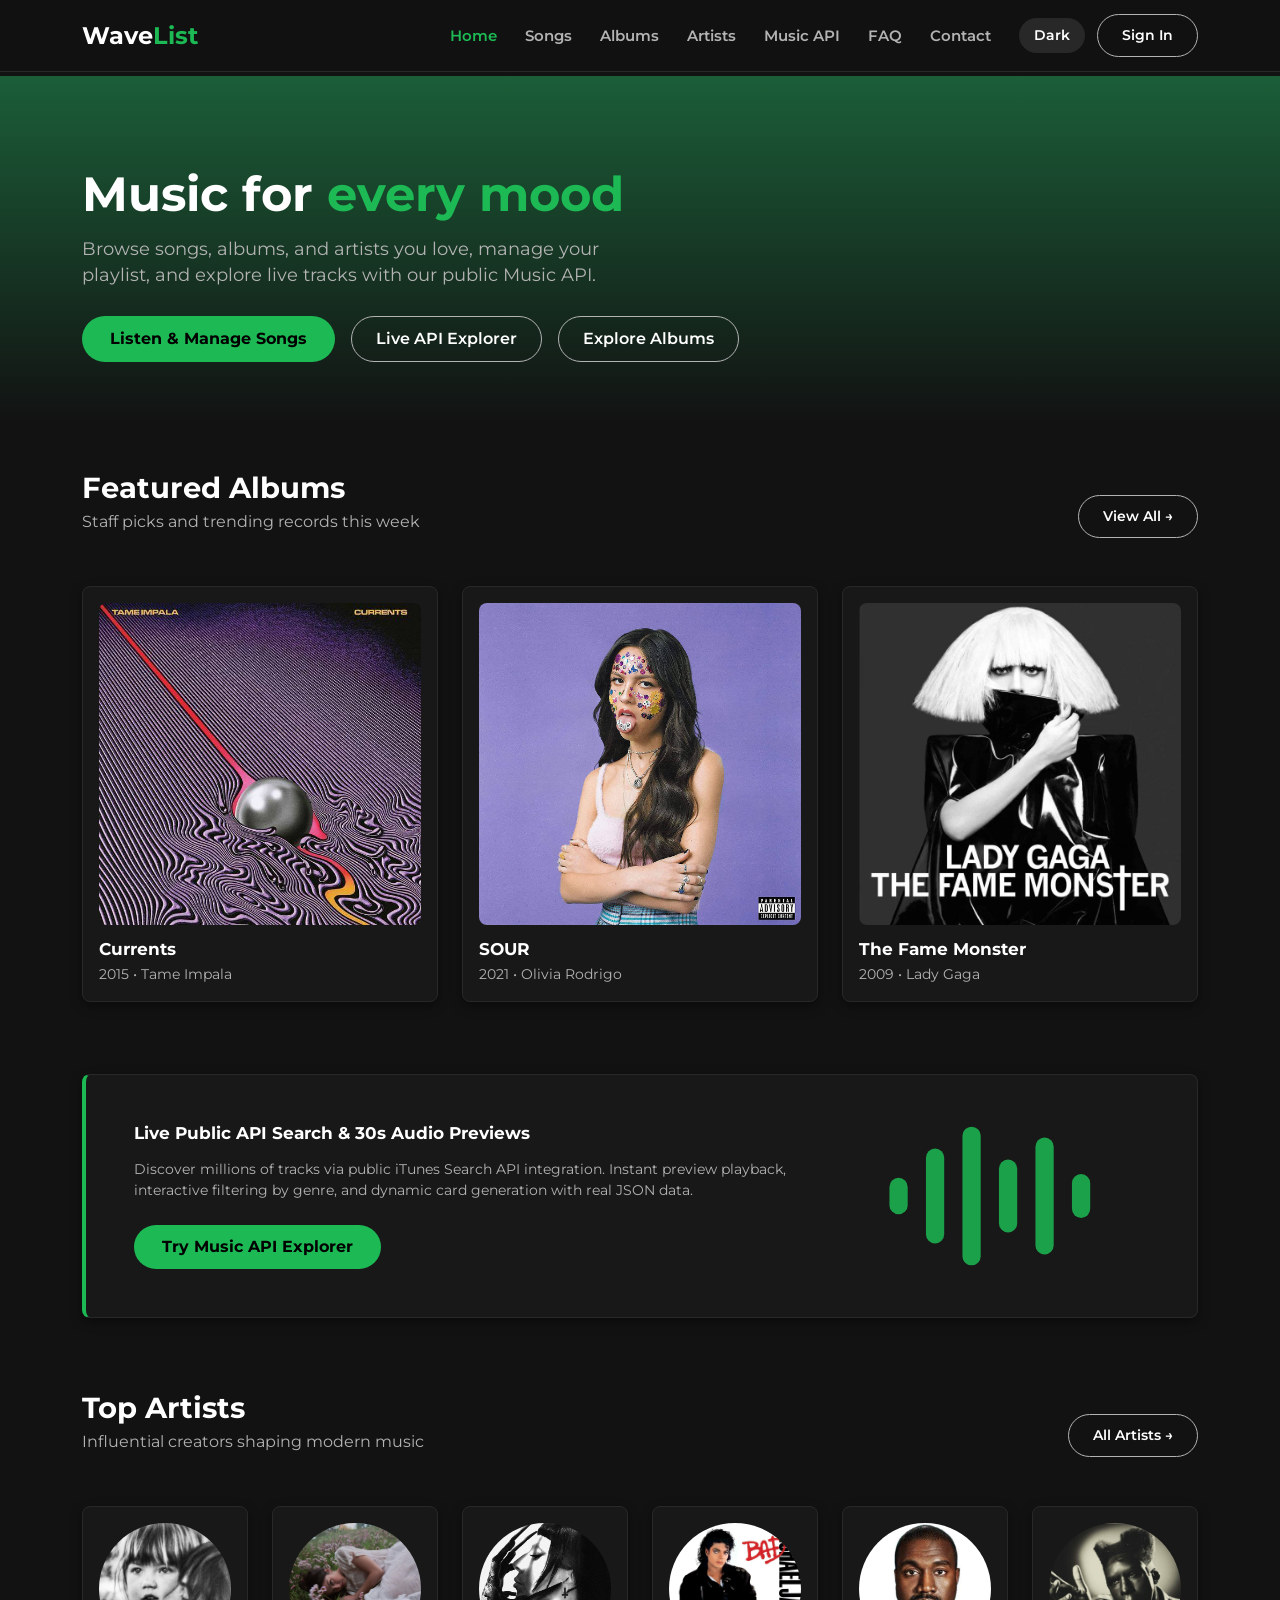
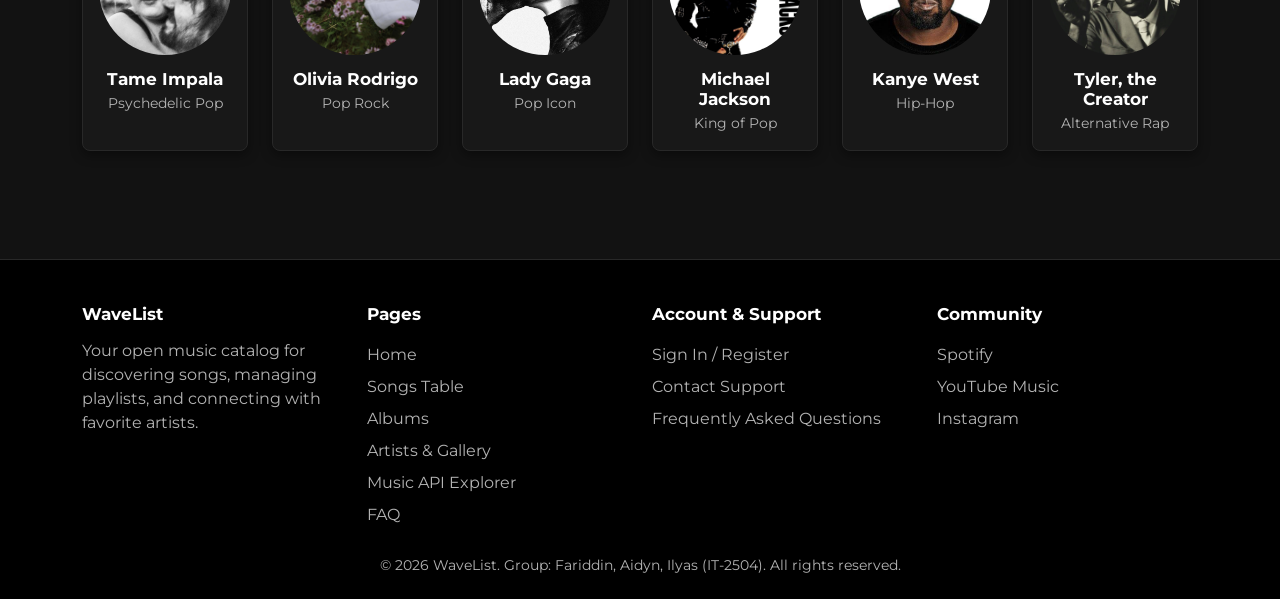
<file: index.html>
<!DOCTYPE html>
<html lang="en">
<head>
  <meta charset="UTF-8">
  <meta name="viewport" content="width=device-width, initial-scale=1">
  <title>WaveList | Music Playlist & Discovery</title>
  <script>try{var t=localStorage.getItem("wavelist_theme")||"dark";document.documentElement.setAttribute("data-theme",t);document.documentElement.setAttribute("data-bs-theme",t)}catch(e){document.documentElement.setAttribute("data-theme","dark");document.documentElement.setAttribute("data-bs-theme","dark")}</script>
  <link href="https://cdn.jsdelivr.net/npm/bootstrap@5.3.3/dist/css/bootstrap.min.css" rel="stylesheet">
  <link rel="preconnect" href="https://fonts.googleapis.com">
  <link href="https://fonts.googleapis.com/css2?family=Montserrat:wght@400;600;700&display=swap" rel="stylesheet">
  <link rel="stylesheet" href="css/style.css">
</head>
<body>
  <!-- Global Navigation Header -->
  <header class="site-header">
    <div class="container header-inner">
      <a class="logo" href="index.html">Wave<span>List</span></a>
      <div class="nav-wrap">
        <nav aria-label="Main Navigation">
          <ul class="nav-list">
            <li><a href="index.html" class="active">Home</a></li>
            <li><a href="songs.html">Songs</a></li>
            <li><a href="albums.html">Albums</a></li>
            <li><a href="artists.html">Artists</a></li>
            <li><a href="api.html">Music API</a></li>
            <li><a href="faq.html">FAQ</a></li>
            <li><a href="contact.html">Contact</a></li>
          </ul>
        </nav>
        <div class="nav-actions">
          <button type="button" class="theme-toggle-btn" id="themeToggle" title="Toggle theme">
            Dark
          </button>
          <div class="auth-nav-container" id="authContainer">
            <a href="signin.html" class="btn btn-sm btn-music-outline">Sign In</a>
          </div>
        </div>
      </div>
    </div>
  </header>

  <main>
    <!-- Hero Section -->
    <section class="hero">
      <div class="container">
        <h1>Music for <span>every mood</span></h1>
        <p>Browse songs, albums, and artists you love, manage your playlist, and explore live tracks with our public Music API.</p>
        <div class="d-flex flex-wrap gap-3">
          <a class="btn btn-music" href="songs.html">Listen & Manage Songs</a>
          <a class="btn btn-music-outline" href="api.html">Live API Explorer</a>
          <a class="btn btn-music-outline" href="albums.html">Explore Albums</a>
        </div>
      </div>
    </section>

    <!-- Quick Highlights -->
    <section class="container py-5">
      <div class="d-flex justify-content-between align-items-center mb-4">
        <div>
          <h2 class="section-title mb-1">Featured Albums</h2>
          <p class="section-subtitle">Staff picks and trending records this week</p>
        </div>
        <a href="albums.html" class="btn btn-sm btn-music-outline">View All &rarr;</a>
      </div>
      <div class="row g-4">
        <div class="col-12 col-sm-6 col-md-4">
          <article class="card-box">
            <div class="cover">
              <img src="images/album1.jpg" alt="Currents - Tame Impala" loading="lazy">
              <span class="play" aria-hidden="true"></span>
            </div>
            <h3>Currents</h3>
            <p>2015 &bull; Tame Impala</p>
          </article>
        </div>
        <div class="col-12 col-sm-6 col-md-4">
          <article class="card-box">
            <div class="cover">
              <img src="images/album2.jpg" alt="SOUR - Olivia Rodrigo" loading="lazy">
              <span class="play" aria-hidden="true"></span>
            </div>
            <h3>SOUR</h3>
            <p>2021 &bull; Olivia Rodrigo</p>
          </article>
        </div>
        <div class="col-12 col-sm-6 col-md-4">
          <article class="card-box">
            <div class="cover">
              <img src="images/album3.jpg" alt="The Fame Monster - Lady Gaga" loading="lazy">
              <span class="play" aria-hidden="true"></span>
            </div>
            <h3>The Fame Monster</h3>
            <p>2009 &bull; Lady Gaga</p>
          </article>
        </div>
      </div>
    </section>

    <!-- Feature Showcase Banner -->
    <section class="container py-4">
      <div class="card-box p-4 p-md-5" style="border-left: 4px solid var(--green);">
        <div class="row align-items-center">
          <div class="col-lg-8">
            <h3 class="h2 mb-3">Live Public API Search &amp; 30s Audio Previews</h3>
            <p class="text-muted mb-4">Discover millions of tracks via public iTunes Search API integration. Instant preview playback, interactive filtering by genre, and dynamic card generation with real JSON data.</p>
            <a href="api.html" class="btn btn-music">Try Music API Explorer</a>
          </div>
          <div class="col-lg-4 text-center mt-4 mt-lg-0">
            <svg class="wave-art" viewBox="0 0 120 80" width="220" height="146" aria-hidden="true"><g fill="currentColor"><rect x="6" y="30" width="10" height="20" rx="5"/><rect x="26" y="14" width="10" height="52" rx="5"/><rect x="46" y="2" width="10" height="76" rx="5"/><rect x="66" y="20" width="10" height="40" rx="5"/><rect x="86" y="8" width="10" height="64" rx="5"/><rect x="106" y="28" width="10" height="24" rx="5"/></g></svg>
          </div>
        </div>
      </div>
    </section>

    <!-- Popular Artists Teaser -->
    <section class="container py-5">
      <div class="d-flex justify-content-between align-items-center mb-4">
        <div>
          <h2 class="section-title mb-1">Top Artists</h2>
          <p class="section-subtitle">Influential creators shaping modern music</p>
        </div>
        <a href="artists.html" class="btn btn-sm btn-music-outline">All Artists &rarr;</a>
      </div>
      <div class="row g-4">
        <div class="col-6 col-md-4 col-lg-2">
          <article class="card-box artist-card">
            <div class="cover">
              <img src="images/artist1.jpg" alt="Tame Impala" loading="lazy">
              <span class="play" aria-hidden="true"></span>
            </div>
            <h3>Tame Impala</h3>
            <p>Psychedelic Pop</p>
          </article>
        </div>
        <div class="col-6 col-md-4 col-lg-2">
          <article class="card-box artist-card">
            <div class="cover">
              <img src="images/artist2.jpg" alt="Olivia Rodrigo" loading="lazy">
              <span class="play" aria-hidden="true"></span>
            </div>
            <h3>Olivia Rodrigo</h3>
            <p>Pop Rock</p>
          </article>
        </div>
        <div class="col-6 col-md-4 col-lg-2">
          <article class="card-box artist-card">
            <div class="cover">
              <img src="images/artist3.jpg" alt="Lady Gaga" loading="lazy">
              <span class="play" aria-hidden="true"></span>
            </div>
            <h3>Lady Gaga</h3>
            <p>Pop Icon</p>
          </article>
        </div>
        <div class="col-6 col-md-4 col-lg-2">
          <article class="card-box artist-card">
            <div class="cover">
              <img src="images/artist4.jpg" alt="Michael Jackson" loading="lazy">
              <span class="play" aria-hidden="true"></span>
            </div>
            <h3>Michael Jackson</h3>
            <p>King of Pop</p>
          </article>
        </div>
        <div class="col-6 col-md-4 col-lg-2">
          <article class="card-box artist-card">
            <div class="cover">
              <img src="images/artist5.jpg" alt="Kanye West" loading="lazy">
              <span class="play" aria-hidden="true"></span>
            </div>
            <h3>Kanye West</h3>
            <p>Hip-Hop</p>
          </article>
        </div>
        <div class="col-6 col-md-4 col-lg-2">
          <article class="card-box artist-card">
            <div class="cover">
              <img src="images/artist6.jpg" alt="Tyler, the Creator" loading="lazy">
              <span class="play" aria-hidden="true"></span>
            </div>
            <h3>Tyler, the Creator</h3>
            <p>Alternative Rap</p>
          </article>
        </div>
      </div>
    </section>
  </main>

  <!-- Global Footer -->
  <footer class="site-footer">
    <div class="container">
      <div class="footer-grid">
        <div>
          <h3>WaveList</h3>
          <p>Your open music catalog for discovering songs, managing playlists, and connecting with favorite artists.</p>
        </div>
        <div>
          <h3>Pages</h3>
          <ul>
            <li><a href="index.html">Home</a></li>
            <li><a href="songs.html">Songs Table</a></li>
            <li><a href="albums.html">Albums</a></li>
            <li><a href="artists.html">Artists & Gallery</a></li>
            <li><a href="api.html">Music API Explorer</a></li>
            <li><a href="faq.html">FAQ</a></li>
          </ul>
        </div>
        <div>
          <h3>Account & Support</h3>
          <ul>
            <li><a href="signin.html">Sign In / Register</a></li>
            <li><a href="contact.html">Contact Support</a></li>
            <li><a href="faq.html">Frequently Asked Questions</a></li>
          </ul>
        </div>
        <div>
          <h3>Community</h3>
          <ul>
            <li><a href="https://open.spotify.com" target="_blank" rel="noopener">Spotify</a></li>
            <li><a href="https://www.youtube.com" target="_blank" rel="noopener">YouTube Music</a></li>
            <li><a href="https://www.instagram.com" target="_blank" rel="noopener">Instagram</a></li>
          </ul>
        </div>
      </div>

      <p class="copy">&copy; 2026 WaveList. Group: Fariddin, Aidyn, Ilyas (IT-2504). All rights reserved.</p>
    </div>
  </footer>

  <script src="https://code.jquery.com/jquery-3.7.1.min.js"></script>
  <script src="https://cdn.jsdelivr.net/npm/bootstrap@5.3.3/dist/js/bootstrap.bundle.min.js"></script>
  <script src="js/script.js"></script>
</body>
</html>
</file>
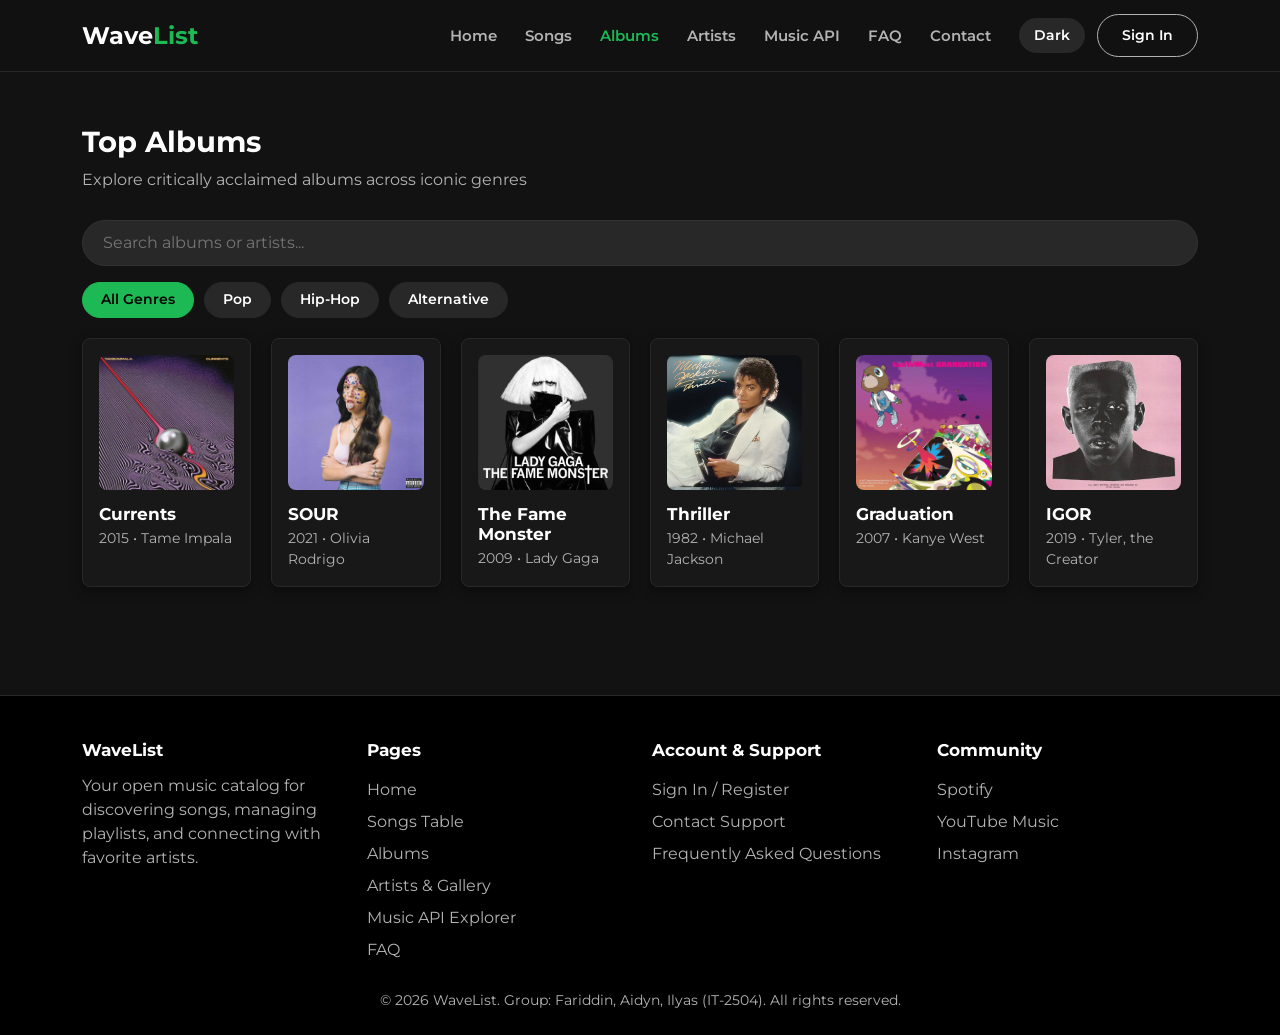
<file: albums.html>
<!DOCTYPE html>
<html lang="en">
<head>
  <meta charset="UTF-8">
  <meta name="viewport" content="width=device-width, initial-scale=1">
  <title>Top Albums | WaveList</title>
  <script>try{var t=localStorage.getItem("wavelist_theme")||"dark";document.documentElement.setAttribute("data-theme",t);document.documentElement.setAttribute("data-bs-theme",t)}catch(e){document.documentElement.setAttribute("data-theme","dark");document.documentElement.setAttribute("data-bs-theme","dark")}</script>
  <link href="https://cdn.jsdelivr.net/npm/bootstrap@5.3.3/dist/css/bootstrap.min.css" rel="stylesheet">
  <link rel="preconnect" href="https://fonts.googleapis.com">
  <link href="https://fonts.googleapis.com/css2?family=Montserrat:wght@400;600;700&display=swap" rel="stylesheet">
  <link rel="stylesheet" href="css/style.css">
</head>
<body>
  <!-- Header -->
  <header class="site-header">
    <div class="container header-inner">
      <a class="logo" href="index.html">Wave<span>List</span></a>
      <div class="nav-wrap">
        <nav aria-label="Main Navigation">
          <ul class="nav-list">
            <li><a href="index.html">Home</a></li>
            <li><a href="songs.html">Songs</a></li>
            <li><a href="albums.html" class="active">Albums</a></li>
            <li><a href="artists.html">Artists</a></li>
            <li><a href="api.html">Music API</a></li>
            <li><a href="faq.html">FAQ</a></li>
            <li><a href="contact.html">Contact</a></li>
          </ul>
        </nav>
        <div class="nav-actions">
          <button type="button" class="theme-toggle-btn" id="themeToggle" title="Toggle theme">
            Dark
          </button>
          <div class="auth-nav-container" id="authContainer">
            <a href="signin.html" class="btn btn-sm btn-music-outline">Sign In</a>
          </div>
        </div>
      </div>
    </div>
  </header>

  <main class="container py-5">
    <h1 class="section-title">Top Albums</h1>
    <p class="section-subtitle">Explore critically acclaimed albums across iconic genres</p>

    <!-- Filter and Search -->
    <div class="toolbar">
      <input type="text" id="albumSearch" class="search-input" placeholder="Search albums or artists...">
    </div>
    <div class="filter-buttons">
      <button type="button" class="btn-filter active" data-category="all">All Genres</button>
      <button type="button" class="btn-filter" data-category="pop">Pop</button>
      <button type="button" class="btn-filter" data-category="hip-hop">Hip-Hop</button>
      <button type="button" class="btn-filter" data-category="alternative">Alternative</button>
    </div>

    <!-- Albums Grid -->
    <div class="album-grid">
      <article class="card-box" data-genre="alternative">
        <div class="cover">
          <img src="images/album1.jpg" alt="Currents - Tame Impala" loading="lazy">
          <span class="play" aria-hidden="true"></span>
        </div>
        <h3>Currents</h3>
        <p>2015 &bull; Tame Impala</p>
      </article>

      <article class="card-box" data-genre="pop">
        <div class="cover">
          <img src="images/album2.jpg" alt="SOUR - Olivia Rodrigo" loading="lazy">
          <span class="play" aria-hidden="true"></span>
        </div>
        <h3>SOUR</h3>
        <p>2021 &bull; Olivia Rodrigo</p>
      </article>

      <article class="card-box" data-genre="pop">
        <div class="cover">
          <img src="images/album3.jpg" alt="The Fame Monster - Lady Gaga" loading="lazy">
          <span class="play" aria-hidden="true"></span>
        </div>
        <h3>The Fame Monster</h3>
        <p>2009 &bull; Lady Gaga</p>
      </article>

      <article class="card-box" data-genre="pop">
        <div class="cover">
          <img src="images/album4.jpg" alt="Thriller - Michael Jackson" loading="lazy">
          <span class="play" aria-hidden="true"></span>
        </div>
        <h3>Thriller</h3>
        <p>1982 &bull; Michael Jackson</p>
      </article>

      <article class="card-box" data-genre="hip-hop">
        <div class="cover">
          <img src="images/album5.jpg" alt="Graduation - Kanye West" loading="lazy">
          <span class="play" aria-hidden="true"></span>
        </div>
        <h3>Graduation</h3>
        <p>2007 &bull; Kanye West</p>
      </article>

      <article class="card-box" data-genre="hip-hop">
        <div class="cover">
          <img src="images/album6.jpg" alt="IGOR - Tyler, the Creator" loading="lazy">
          <span class="play" aria-hidden="true"></span>
        </div>
        <h3>IGOR</h3>
        <p>2019 &bull; Tyler, the Creator</p>
      </article>
    </div>

    <p id="noAlbums" class="no-results">No albums found matching your search.</p>
  </main>

  <!-- Footer -->
  <footer class="site-footer">
    <div class="container">
      <div class="footer-grid">
        <div>
          <h3>WaveList</h3>
          <p>Your open music catalog for discovering songs, managing playlists, and connecting with favorite artists.</p>
        </div>
        <div>
          <h3>Pages</h3>
          <ul>
            <li><a href="index.html">Home</a></li>
            <li><a href="songs.html">Songs Table</a></li>
            <li><a href="albums.html">Albums</a></li>
            <li><a href="artists.html">Artists & Gallery</a></li>
            <li><a href="api.html">Music API Explorer</a></li>
            <li><a href="faq.html">FAQ</a></li>
          </ul>
        </div>
        <div>
          <h3>Account & Support</h3>
          <ul>
            <li><a href="signin.html">Sign In / Register</a></li>
            <li><a href="contact.html">Contact Support</a></li>
            <li><a href="faq.html">Frequently Asked Questions</a></li>
          </ul>
        </div>
        <div>
          <h3>Community</h3>
          <ul>
            <li><a href="https://open.spotify.com" target="_blank" rel="noopener">Spotify</a></li>
            <li><a href="https://www.youtube.com" target="_blank" rel="noopener">YouTube Music</a></li>
            <li><a href="https://www.instagram.com" target="_blank" rel="noopener">Instagram</a></li>
          </ul>
        </div>
      </div>

      <p class="copy">&copy; 2026 WaveList. Group: Fariddin, Aidyn, Ilyas (IT-2504). All rights reserved.</p>
    </div>
  </footer>

  <script src="https://code.jquery.com/jquery-3.7.1.min.js"></script>
  <script src="https://cdn.jsdelivr.net/npm/bootstrap@5.3.3/dist/js/bootstrap.bundle.min.js"></script>
  <script src="js/script.js"></script>
</body>
</html>
</file>
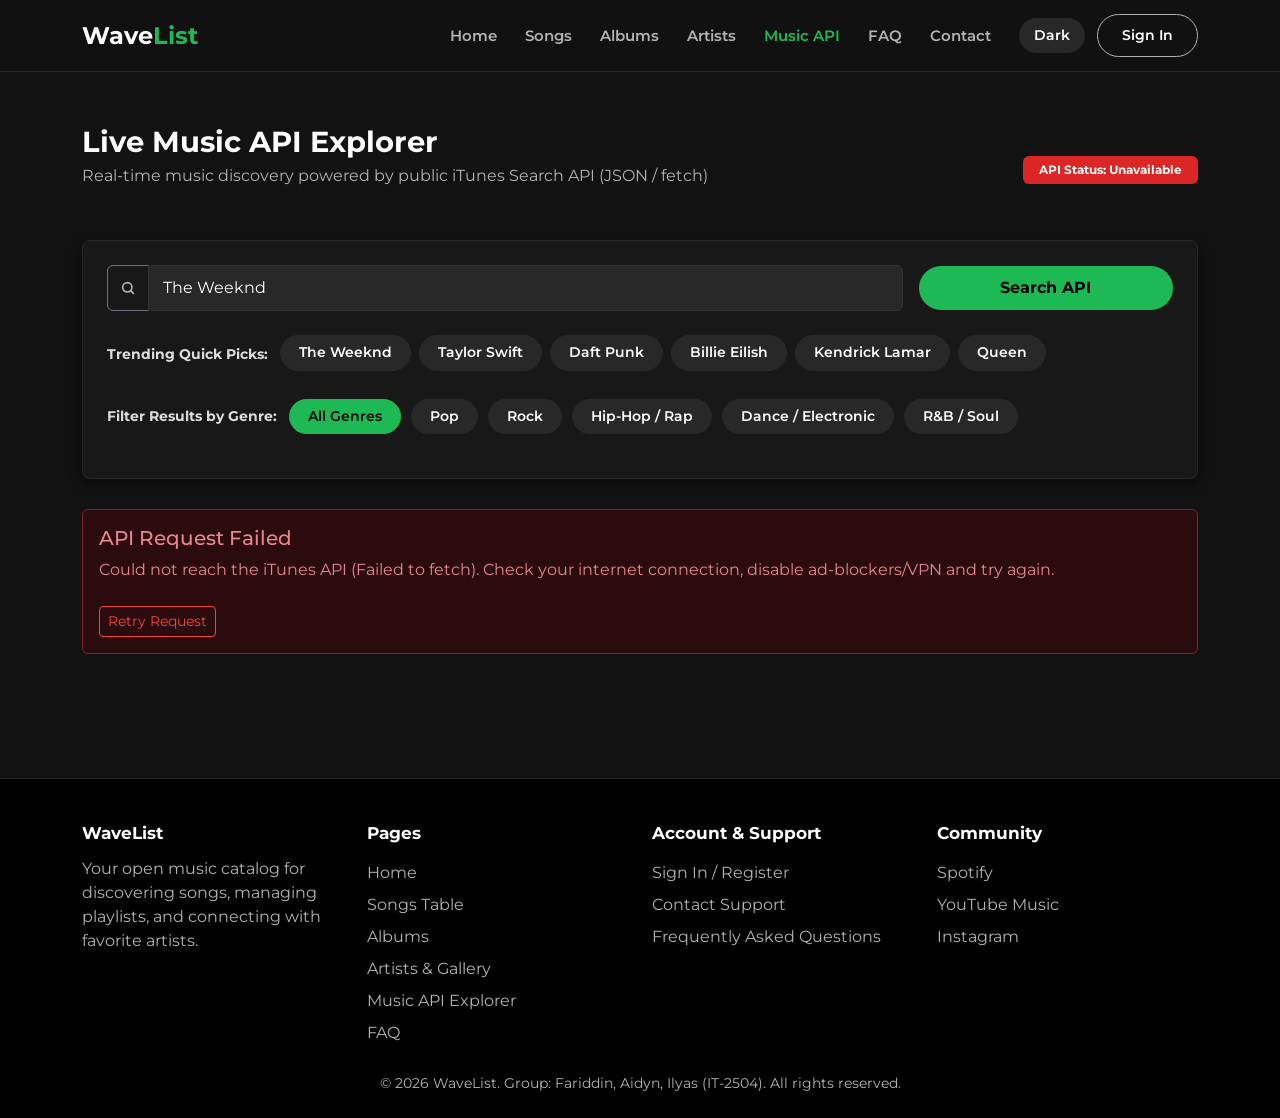
<file: api.html>
<!DOCTYPE html>
<html lang="en">
<head>
  <meta charset="UTF-8">
  <meta name="viewport" content="width=device-width, initial-scale=1">
  <title>Music API Explorer | WaveList</title>
  <script>try{var t=localStorage.getItem("wavelist_theme")||"dark";document.documentElement.setAttribute("data-theme",t);document.documentElement.setAttribute("data-bs-theme",t)}catch(e){document.documentElement.setAttribute("data-theme","dark");document.documentElement.setAttribute("data-bs-theme","dark")}</script>
  <link href="https://cdn.jsdelivr.net/npm/bootstrap@5.3.3/dist/css/bootstrap.min.css" rel="stylesheet">
  <link rel="preconnect" href="https://fonts.googleapis.com">
  <link href="https://fonts.googleapis.com/css2?family=Montserrat:wght@400;600;700&display=swap" rel="stylesheet">
  <link rel="stylesheet" href="css/style.css">
</head>
<body>
  <!-- Header -->
  <header class="site-header">
    <div class="container header-inner">
      <a class="logo" href="index.html">Wave<span>List</span></a>
      <div class="nav-wrap">
        <nav aria-label="Main Navigation">
          <ul class="nav-list">
            <li><a href="index.html">Home</a></li>
            <li><a href="songs.html">Songs</a></li>
            <li><a href="albums.html">Albums</a></li>
            <li><a href="artists.html">Artists</a></li>
            <li><a href="api.html" class="active">Music API</a></li>
            <li><a href="faq.html">FAQ</a></li>
            <li><a href="contact.html">Contact</a></li>
          </ul>
        </nav>
        <div class="nav-actions">
          <button type="button" class="theme-toggle-btn" id="themeToggle" title="Toggle theme">
            Dark
          </button>
          <div class="auth-nav-container" id="authContainer">
            <a href="signin.html" class="btn btn-sm btn-music-outline">Sign In</a>
          </div>
        </div>
      </div>
    </div>
  </header>

  <main class="container py-5">
    <div class="d-flex flex-wrap justify-content-between align-items-center mb-4">
      <div>
        <h1 class="section-title mb-1">Live Music API Explorer</h1>
        <p class="section-subtitle">Real-time music discovery powered by public iTunes Search API (JSON / fetch)</p>
      </div>
      <div>
        <span class="badge bg-warning text-dark px-3 py-2" id="apiStatus">API Status: Connecting&hellip;</span>
      </div>
    </div>

    <!-- Search & Control Panel Card -->
    <div class="api-controls-card">
      <form id="apiSearchForm" class="row g-3 align-items-center mb-4">
        <div class="col-12 col-md-9">
          <div class="input-group">
            <span class="input-group-text bg-transparent text-muted border-secondary"><svg width="16" height="16" viewBox="0 0 24 24" fill="none" stroke="currentColor" stroke-width="2.5" stroke-linecap="round" aria-hidden="true"><circle cx="11" cy="11" r="7"/><path d="M20 20l-4-4"/></svg></span>
            <input type="text" id="apiSearchInput" class="form-control" placeholder="Search any song, artist, or band (e.g., Dua Lipa, Queen, Daft Punk)..." value="The Weeknd" required>
          </div>
        </div>
        <div class="col-12 col-md-3 d-grid">
          <button type="submit" class="btn btn-music">Search API</button>
        </div>
      </form>

      <!-- Quick Discovery Chips -->
      <div class="mb-3">
        <span class="text-muted me-2 small fw-bold">Trending Quick Picks:</span>
        <button type="button" class="btn btn-sm btn-filter api-quick-btn me-1 mb-1" data-query="The Weeknd">The Weeknd</button>
        <button type="button" class="btn btn-sm btn-filter api-quick-btn me-1 mb-1" data-query="Taylor Swift">Taylor Swift</button>
        <button type="button" class="btn btn-sm btn-filter api-quick-btn me-1 mb-1" data-query="Daft Punk">Daft Punk</button>
        <button type="button" class="btn btn-sm btn-filter api-quick-btn me-1 mb-1" data-query="Billie Eilish">Billie Eilish</button>
        <button type="button" class="btn btn-sm btn-filter api-quick-btn me-1 mb-1" data-query="Kendrick Lamar">Kendrick Lamar</button>
        <button type="button" class="btn btn-sm btn-filter api-quick-btn me-1 mb-1" data-query="Queen">Queen</button>
      </div>

      <!-- Genre Filter Row -->
      <div>
        <span class="text-muted me-2 small fw-bold">Filter Results by Genre:</span>
        <div class="filter-row d-inline-flex flex-wrap mt-2">
          <button type="button" class="btn-filter api-genre-filter active" data-genre="all">All Genres</button>
          <button type="button" class="btn-filter api-genre-filter" data-genre="Pop">Pop</button>
          <button type="button" class="btn-filter api-genre-filter" data-genre="Rock">Rock</button>
          <button type="button" class="btn-filter api-genre-filter" data-genre="Hip-Hop">Hip-Hop / Rap</button>
          <button type="button" class="btn-filter api-genre-filter" data-genre="Dance">Dance / Electronic</button>
          <button type="button" class="btn-filter api-genre-filter" data-genre="R&B">R&amp;B / Soul</button>
        </div>
      </div>
    </div>

    <!-- Loading State -->
    <div id="apiLoading" class="api-loading" style="display: none;">
      <div class="api-spinner"></div>
      <p>Fetching real-time music data from iTunes Public API...</p>
    </div>

    <!-- Error State -->
    <div id="apiError" class="alert alert-danger" style="display: none;" role="alert">
      <h5 class="alert-heading">API Request Failed</h5>
      <p id="apiErrorMsg">Could not load music tracks from the external API.</p>
      <button type="button" class="btn btn-sm btn-outline-danger mt-2" id="apiRetryBtn">Retry Request</button>
    </div>

    <!-- Empty State -->
    <div id="apiEmpty" class="text-center py-5" style="display: none;">
      <h3>No Tracks Found</h3>
      <p class="text-muted">Try searching with a different artist, song title, or genre filter.</p>
    </div>

    <!-- Results Grid -->
    <div class="api-grid" id="apiResultsGrid"></div>
  </main>

  <!-- Footer -->
  <footer class="site-footer">
    <div class="container">
      <div class="footer-grid">
        <div>
          <h3>WaveList</h3>
          <p>Your open music catalog for discovering songs, managing playlists, and connecting with favorite artists.</p>
        </div>
        <div>
          <h3>Pages</h3>
          <ul>
            <li><a href="index.html">Home</a></li>
            <li><a href="songs.html">Songs Table</a></li>
            <li><a href="albums.html">Albums</a></li>
            <li><a href="artists.html">Artists & Gallery</a></li>
            <li><a href="api.html">Music API Explorer</a></li>
            <li><a href="faq.html">FAQ</a></li>
          </ul>
        </div>
        <div>
          <h3>Account & Support</h3>
          <ul>
            <li><a href="signin.html">Sign In / Register</a></li>
            <li><a href="contact.html">Contact Support</a></li>
            <li><a href="faq.html">Frequently Asked Questions</a></li>
          </ul>
        </div>
        <div>
          <h3>Community</h3>
          <ul>
            <li><a href="https://open.spotify.com" target="_blank" rel="noopener">Spotify</a></li>
            <li><a href="https://www.youtube.com" target="_blank" rel="noopener">YouTube Music</a></li>
            <li><a href="https://www.instagram.com" target="_blank" rel="noopener">Instagram</a></li>
          </ul>
        </div>
      </div>

      <p class="copy">&copy; 2026 WaveList. Group: Fariddin, Aidyn, Ilyas (IT-2504). All rights reserved.</p>
    </div>
  </footer>

  <script src="https://code.jquery.com/jquery-3.7.1.min.js"></script>
  <script src="https://cdn.jsdelivr.net/npm/bootstrap@5.3.3/dist/js/bootstrap.bundle.min.js"></script>
  <script src="js/script.js"></script>
</body>
</html>
</file>
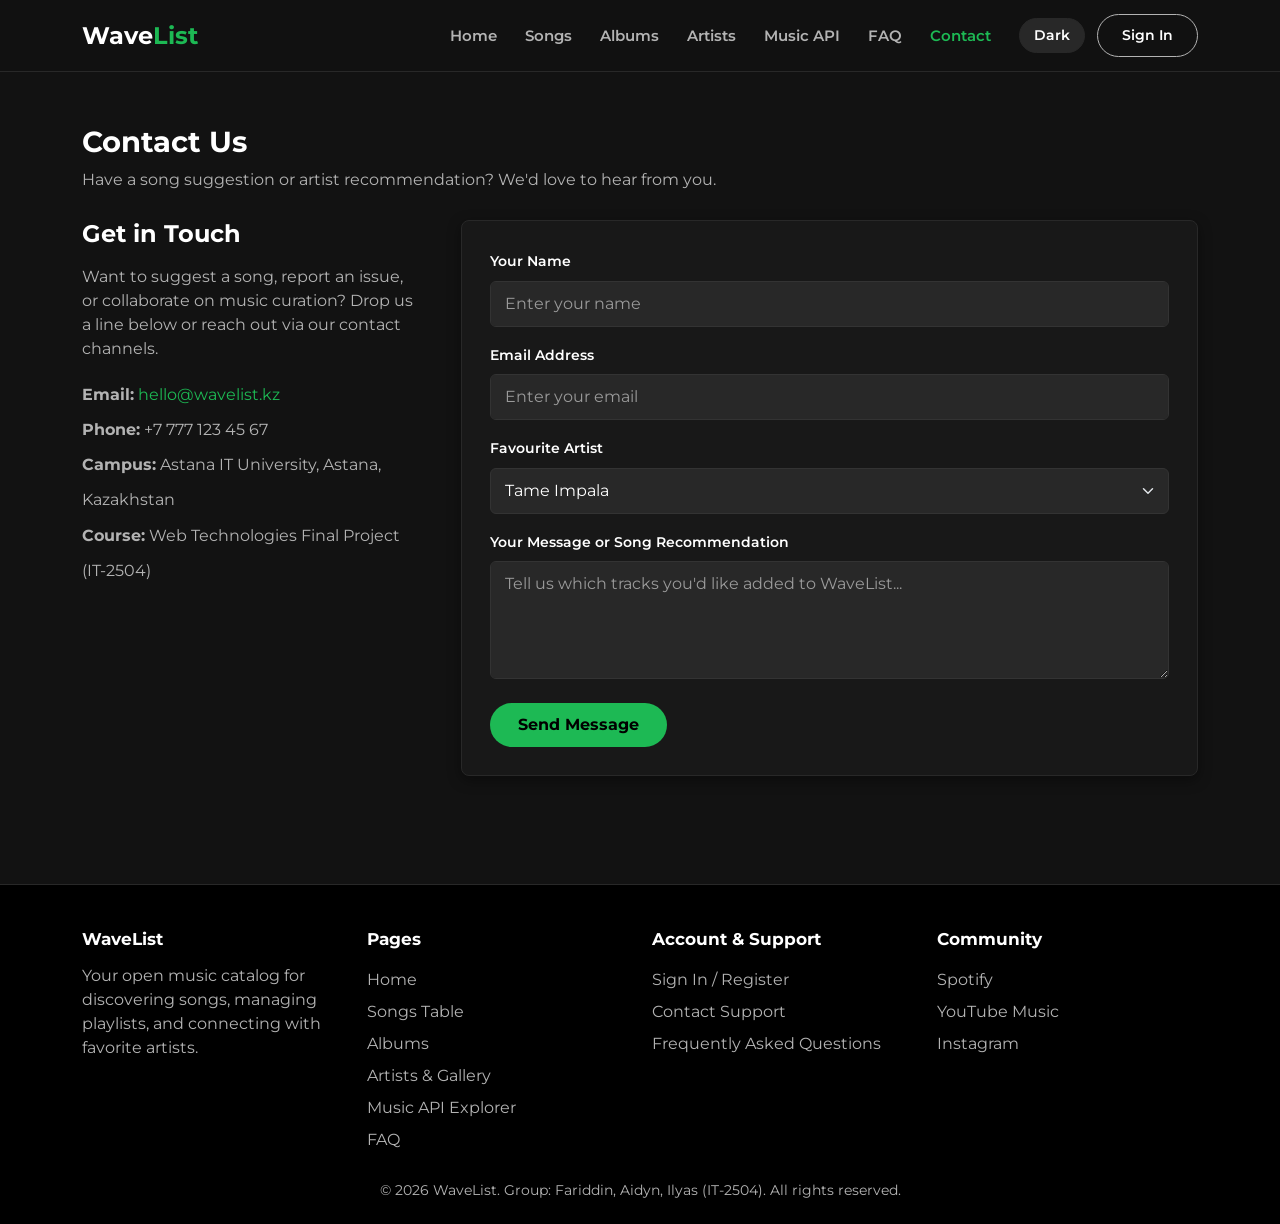
<file: contact.html>
<!DOCTYPE html>
<html lang="en">
<head>
  <meta charset="UTF-8">
  <meta name="viewport" content="width=device-width, initial-scale=1">
  <title>Contact Us | WaveList</title>
  <script>try{var t=localStorage.getItem("wavelist_theme")||"dark";document.documentElement.setAttribute("data-theme",t);document.documentElement.setAttribute("data-bs-theme",t)}catch(e){document.documentElement.setAttribute("data-theme","dark");document.documentElement.setAttribute("data-bs-theme","dark")}</script>
  <link href="https://cdn.jsdelivr.net/npm/bootstrap@5.3.3/dist/css/bootstrap.min.css" rel="stylesheet">
  <link rel="preconnect" href="https://fonts.googleapis.com">
  <link href="https://fonts.googleapis.com/css2?family=Montserrat:wght@400;600;700&display=swap" rel="stylesheet">
  <link rel="stylesheet" href="css/style.css">
</head>
<body>
  <!-- Header -->
  <header class="site-header">
    <div class="container header-inner">
      <a class="logo" href="index.html">Wave<span>List</span></a>
      <div class="nav-wrap">
        <nav aria-label="Main Navigation">
          <ul class="nav-list">
            <li><a href="index.html">Home</a></li>
            <li><a href="songs.html">Songs</a></li>
            <li><a href="albums.html">Albums</a></li>
            <li><a href="artists.html">Artists</a></li>
            <li><a href="api.html">Music API</a></li>
            <li><a href="faq.html">FAQ</a></li>
            <li><a href="contact.html" class="active">Contact</a></li>
          </ul>
        </nav>
        <div class="nav-actions">
          <button type="button" class="theme-toggle-btn" id="themeToggle" title="Toggle theme">
            Dark
          </button>
          <div class="auth-nav-container" id="authContainer">
            <a href="signin.html" class="btn btn-sm btn-music-outline">Sign In</a>
          </div>
        </div>
      </div>
    </div>
  </header>

  <main class="container py-5">
    <h1 class="section-title">Contact Us</h1>
    <p class="section-subtitle">Have a song suggestion or artist recommendation? We'd love to hear from you.</p>

    <div class="contact-wrap">
      <div class="contact-info">
        <h2 class="h4 mb-3">Get in Touch</h2>
        <p>Want to suggest a song, report an issue, or collaborate on music curation? Drop us a line below or reach out via our contact channels.</p>
        <ul>
          <li><strong>Email:</strong> <a href="mailto:hello@wavelist.kz">hello@wavelist.kz</a></li>
          <li><strong>Phone:</strong> +7 777 123 45 67</li>
          <li><strong>Campus:</strong> Astana IT University, Astana, Kazakhstan</li>
          <li><strong>Course:</strong> Web Technologies Final Project (IT-2504)</li>
        </ul>
      </div>

      <div class="contact-form">
        <div id="contactSuccess" class="alert alert-success d-none" role="alert">
          Thank you! Your message and song suggestion have been sent successfully.
        </div>
        <form id="contactForm" novalidate>
          <div class="mb-3">
            <label for="name" class="form-label">Your Name</label>
            <input type="text" class="form-control" id="name" placeholder="Enter your name" required>
          </div>
          <div class="mb-3">
            <label for="email" class="form-label">Email Address</label>
            <input type="email" class="form-control" id="email" placeholder="Enter your email" required>
          </div>
          <div class="mb-3">
            <label for="artist" class="form-label">Favourite Artist</label>
            <select class="form-select" id="artist">
              <option>Tame Impala</option>
              <option>Olivia Rodrigo</option>
              <option>Lady Gaga</option>
              <option>Michael Jackson</option>
              <option>Kanye West</option>
              <option>Tyler, the Creator</option>
              <option>The Weeknd</option>
              <option>Other / Not Listed</option>
            </select>
          </div>
          <div class="mb-4">
            <label for="message" class="form-label">Your Message or Song Recommendation</label>
            <textarea class="form-control" id="message" rows="4" placeholder="Tell us which tracks you'd like added to WaveList..." required></textarea>
          </div>
          <button type="submit" class="btn btn-music">Send Message</button>
        </form>
      </div>
    </div>
  </main>

  <!-- Footer -->
  <footer class="site-footer">
    <div class="container">
      <div class="footer-grid">
        <div>
          <h3>WaveList</h3>
          <p>Your open music catalog for discovering songs, managing playlists, and connecting with favorite artists.</p>
        </div>
        <div>
          <h3>Pages</h3>
          <ul>
            <li><a href="index.html">Home</a></li>
            <li><a href="songs.html">Songs Table</a></li>
            <li><a href="albums.html">Albums</a></li>
            <li><a href="artists.html">Artists & Gallery</a></li>
            <li><a href="api.html">Music API Explorer</a></li>
            <li><a href="faq.html">FAQ</a></li>
          </ul>
        </div>
        <div>
          <h3>Account & Support</h3>
          <ul>
            <li><a href="signin.html">Sign In / Register</a></li>
            <li><a href="contact.html">Contact Support</a></li>
            <li><a href="faq.html">Frequently Asked Questions</a></li>
          </ul>
        </div>
        <div>
          <h3>Community</h3>
          <ul>
            <li><a href="https://open.spotify.com" target="_blank" rel="noopener">Spotify</a></li>
            <li><a href="https://www.youtube.com" target="_blank" rel="noopener">YouTube Music</a></li>
            <li><a href="https://www.instagram.com" target="_blank" rel="noopener">Instagram</a></li>
          </ul>
        </div>
      </div>

      <p class="copy">&copy; 2026 WaveList. Group: Fariddin, Aidyn, Ilyas (IT-2504). All rights reserved.</p>
    </div>
  </footer>

  <script src="https://code.jquery.com/jquery-3.7.1.min.js"></script>
  <script src="https://cdn.jsdelivr.net/npm/bootstrap@5.3.3/dist/js/bootstrap.bundle.min.js"></script>
  <script src="js/script.js"></script>
</body>
</html>
</file>
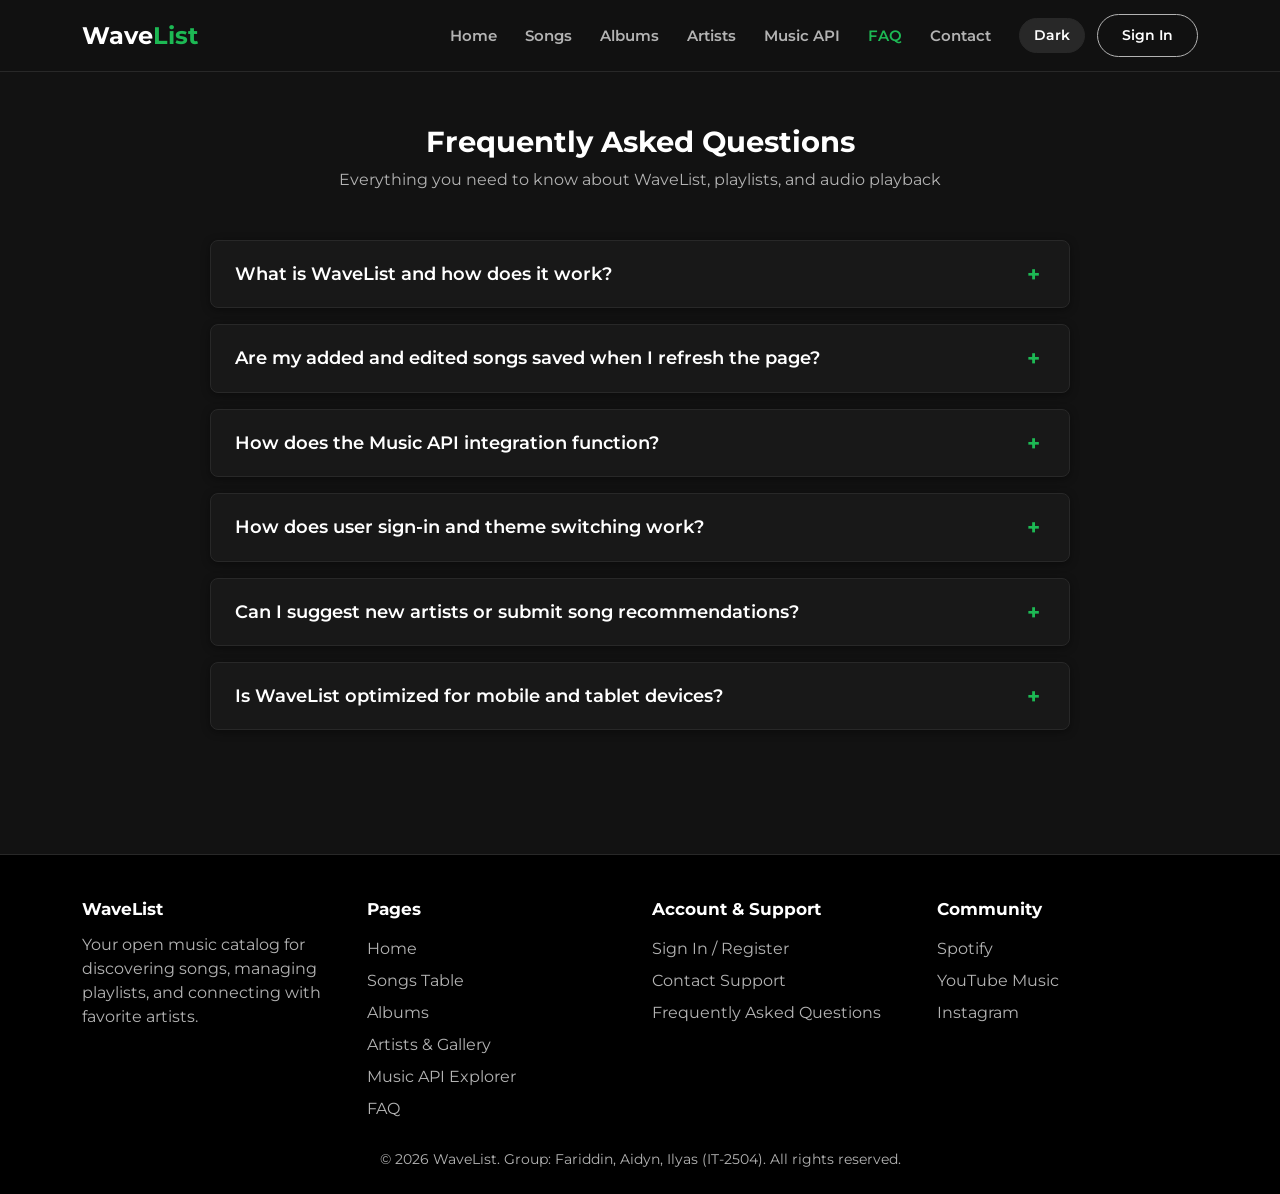
<file: faq.html>
<!DOCTYPE html>
<html lang="en">
<head>
  <meta charset="UTF-8">
  <meta name="viewport" content="width=device-width, initial-scale=1">
  <title>Frequently Asked Questions | WaveList</title>
  <script>try{var t=localStorage.getItem("wavelist_theme")||"dark";document.documentElement.setAttribute("data-theme",t);document.documentElement.setAttribute("data-bs-theme",t)}catch(e){document.documentElement.setAttribute("data-theme","dark");document.documentElement.setAttribute("data-bs-theme","dark")}</script>
  <link href="https://cdn.jsdelivr.net/npm/bootstrap@5.3.3/dist/css/bootstrap.min.css" rel="stylesheet">
  <link rel="preconnect" href="https://fonts.googleapis.com">
  <link href="https://fonts.googleapis.com/css2?family=Montserrat:wght@400;600;700&display=swap" rel="stylesheet">
  <link rel="stylesheet" href="css/style.css">
</head>
<body>
  <!-- Header -->
  <header class="site-header">
    <div class="container header-inner">
      <a class="logo" href="index.html">Wave<span>List</span></a>
      <div class="nav-wrap">
        <nav aria-label="Main Navigation">
          <ul class="nav-list">
            <li><a href="index.html">Home</a></li>
            <li><a href="songs.html">Songs</a></li>
            <li><a href="albums.html">Albums</a></li>
            <li><a href="artists.html">Artists</a></li>
            <li><a href="api.html">Music API</a></li>
            <li><a href="faq.html" class="active">FAQ</a></li>
            <li><a href="contact.html">Contact</a></li>
          </ul>
        </nav>
        <div class="nav-actions">
          <button type="button" class="theme-toggle-btn" id="themeToggle" title="Toggle theme">
            Dark
          </button>
          <div class="auth-nav-container" id="authContainer">
            <a href="signin.html" class="btn btn-sm btn-music-outline">Sign In</a>
          </div>
        </div>
      </div>
    </div>
  </header>

  <main class="container py-5">
    <div class="text-center mb-5">
      <h1 class="section-title">Frequently Asked Questions</h1>
      <p class="section-subtitle">Everything you need to know about WaveList, playlists, and audio playback</p>
    </div>

    <!-- FAQ Accordion Container (jQuery .slideToggle()) -->
    <div class="faq-container">
      <!-- Question 1 -->
      <div class="faq-item">
        <button type="button" class="faq-question" aria-expanded="false">
          <span>What is WaveList and how does it work?</span>
          <span class="faq-icon">+</span>
        </button>
        <div class="faq-answer">
          <p>WaveList is a modern, responsive web application inspired by Spotify and music streaming hubs. It allows music enthusiasts to explore popular artists, curated albums, manage personalized song playlists with full CRUD functionality, and search millions of live songs via our public Music API.</p>
        </div>
      </div>

      <!-- Question 2 -->
      <div class="faq-item">
        <button type="button" class="faq-question" aria-expanded="false">
          <span>Are my added and edited songs saved when I refresh the page?</span>
          <span class="faq-icon">+</span>
        </button>
        <div class="faq-answer">
          <p>Yes! All song additions, edits, and deletions performed on the <strong>Songs</strong> page are automatically synchronized and persisted in your browser's <code>localStorage</code>. Even when you refresh your browser or close the tab, your playlist changes remain preserved.</p>
        </div>
      </div>

      <!-- Question 3 -->
      <div class="faq-item">
        <button type="button" class="faq-question" aria-expanded="false">
          <span>How does the Music API integration function?</span>
          <span class="faq-icon">+</span>
        </button>
        <div class="faq-answer">
          <p>The <strong>Music API</strong> page communicates directly with the public iTunes Search API using modern JavaScript <code>fetch()</code> requests. It retrieves live JSON data, handles errors gracefully, and provides direct 30-second playable HTML5 audio streams with album artwork and genre classifications.</p>
        </div>
      </div>

      <!-- Question 4 -->
      <div class="faq-item">
        <button type="button" class="faq-question" aria-expanded="false">
          <span>How does user sign-in and theme switching work?</span>
          <span class="faq-icon">+</span>
        </button>
        <div class="faq-answer">
          <p>Both authentication and your chosen theme (Dark/Light) are managed client-side using <code>localStorage</code>. When you sign in or switch themes, your preferences are saved across all pages of the site and remain active across sessions until you sign out or clear your browser data.</p>
        </div>
      </div>

      <!-- Question 5 -->
      <div class="faq-item">
        <button type="button" class="faq-question" aria-expanded="false">
          <span>Can I suggest new artists or submit song recommendations?</span>
          <span class="faq-icon">+</span>
        </button>
        <div class="faq-answer">
          <p>Absolutely! Head over to our <a href="contact.html">Contact Us</a> page, fill in your details along with your favorite artist and message, and our curation team will review your recommendations for the next playlist update.</p>
        </div>
      </div>

      <!-- Question 6 -->
      <div class="faq-item">
        <button type="button" class="faq-question" aria-expanded="false">
          <span>Is WaveList optimized for mobile and tablet devices?</span>
          <span class="faq-icon">+</span>
        </button>
        <div class="faq-answer">
          <p>Yes, WaveList is built mobile-first with responsive CSS Flexbox and Grid layouts. The layout fluidly adapts to smartphone screens, tablets, laptops, and ultra-wide desktop monitors without sacrificing any visual aesthetics or functional capabilities.</p>
        </div>
      </div>
    </div>
  </main>

  <!-- Footer -->
  <footer class="site-footer">
    <div class="container">
      <div class="footer-grid">
        <div>
          <h3>WaveList</h3>
          <p>Your open music catalog for discovering songs, managing playlists, and connecting with favorite artists.</p>
        </div>
        <div>
          <h3>Pages</h3>
          <ul>
            <li><a href="index.html">Home</a></li>
            <li><a href="songs.html">Songs Table</a></li>
            <li><a href="albums.html">Albums</a></li>
            <li><a href="artists.html">Artists & Gallery</a></li>
            <li><a href="api.html">Music API Explorer</a></li>
            <li><a href="faq.html">FAQ</a></li>
          </ul>
        </div>
        <div>
          <h3>Account & Support</h3>
          <ul>
            <li><a href="signin.html">Sign In / Register</a></li>
            <li><a href="contact.html">Contact Support</a></li>
            <li><a href="faq.html">Frequently Asked Questions</a></li>
          </ul>
        </div>
        <div>
          <h3>Community</h3>
          <ul>
            <li><a href="https://open.spotify.com" target="_blank" rel="noopener">Spotify</a></li>
            <li><a href="https://www.youtube.com" target="_blank" rel="noopener">YouTube Music</a></li>
            <li><a href="https://www.instagram.com" target="_blank" rel="noopener">Instagram</a></li>
          </ul>
        </div>
      </div>

      <p class="copy">&copy; 2026 WaveList. Group: Fariddin, Aidyn, Ilyas (IT-2504). All rights reserved.</p>
    </div>
  </footer>

  <script src="https://code.jquery.com/jquery-3.7.1.min.js"></script>
  <script src="https://cdn.jsdelivr.net/npm/bootstrap@5.3.3/dist/js/bootstrap.bundle.min.js"></script>
  <script src="js/script.js"></script>
</body>
</html>
</file>
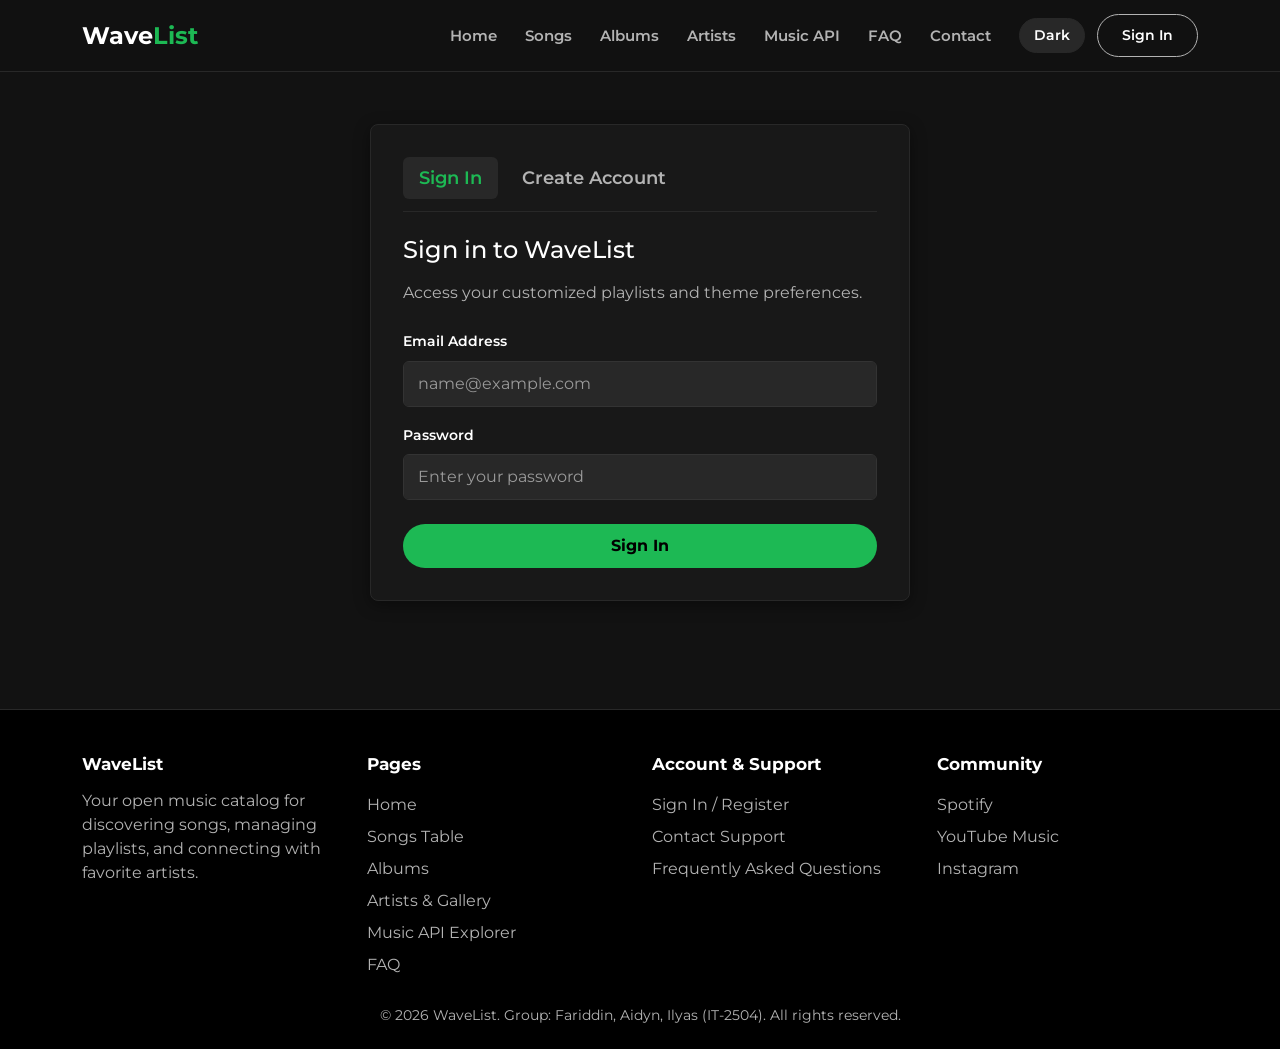
<file: signin.html>
<!DOCTYPE html>
<html lang="en">
<head>
  <meta charset="UTF-8">
  <meta name="viewport" content="width=device-width, initial-scale=1">
  <title>Sign In &amp; Account | WaveList</title>
  <script>try{var t=localStorage.getItem("wavelist_theme")||"dark";document.documentElement.setAttribute("data-theme",t);document.documentElement.setAttribute("data-bs-theme",t)}catch(e){document.documentElement.setAttribute("data-theme","dark");document.documentElement.setAttribute("data-bs-theme","dark")}</script>
  <link href="https://cdn.jsdelivr.net/npm/bootstrap@5.3.3/dist/css/bootstrap.min.css" rel="stylesheet">
  <link rel="preconnect" href="https://fonts.googleapis.com">
  <link href="https://fonts.googleapis.com/css2?family=Montserrat:wght@400;600;700&display=swap" rel="stylesheet">
  <link rel="stylesheet" href="css/style.css">
</head>
<body>
  <!-- Header -->
  <header class="site-header">
    <div class="container header-inner">
      <a class="logo" href="index.html">Wave<span>List</span></a>
      <div class="nav-wrap">
        <nav aria-label="Main Navigation">
          <ul class="nav-list">
            <li><a href="index.html">Home</a></li>
            <li><a href="songs.html">Songs</a></li>
            <li><a href="albums.html">Albums</a></li>
            <li><a href="artists.html">Artists</a></li>
            <li><a href="api.html">Music API</a></li>
            <li><a href="faq.html">FAQ</a></li>
            <li><a href="contact.html">Contact</a></li>
          </ul>
        </nav>
        <div class="nav-actions">
          <button type="button" class="theme-toggle-btn" id="themeToggle" title="Toggle theme">
            Dark
          </button>
          <div class="auth-nav-container" id="authContainer">
            <a href="signin.html" class="btn btn-sm btn-music-outline active">Sign In</a>
          </div>
        </div>
      </div>
    </div>
  </header>

  <main class="container py-5">
    <!-- Active Profile Section (Shown when signed in) -->
    <div id="profileSection" class="form-card text-center" style="display: none;">
      <h2 class="h3 mb-2">Welcome Back!</h2>
      <p class="text-muted mb-4">You are currently signed in to WaveList.</p>
      
      <div class="card-box p-3 text-start mb-4">
        <div class="mb-2"><strong>Name:</strong> <span id="profileName" class="text-success">User</span></div>
        <div class="mb-2"><strong>Email:</strong> <span id="profileEmail" class="text-muted">user@example.com</span></div>
        <div class="mb-2"><strong>Session Started:</strong> <span id="profileDate" class="text-muted">Today</span></div>
        <div><strong>Status:</strong> <span class="badge bg-success">Authenticated (localStorage)</span></div>
      </div>

      <div class="d-flex justify-content-center gap-3">
        <a href="songs.html" class="btn btn-music">Manage Playlist</a>
        <button type="button" class="btn btn-outline-danger" id="pageSignOutBtn">Sign Out</button>
      </div>
    </div>

    <!-- Auth Forms Section (Shown when signed out) -->
    <div id="authFormsSection" class="form-card">
      <div class="form-tabs">
        <button type="button" class="form-tab-btn active" data-tab="signInPane">Sign In</button>
        <button type="button" class="form-tab-btn" data-tab="registerPane">Create Account</button>
      </div>

      <div id="authAlert"></div>

      <!-- Sign In Tab -->
      <div id="signInPane" class="auth-tab-pane">
        <h2 class="h4 mb-3">Sign in to WaveList</h2>
        <p class="text-muted mb-4">Access your customized playlists and theme preferences.</p>
        <form id="signInForm" novalidate>
          <div class="mb-3">
            <label for="loginEmail" class="form-label">Email Address</label>
            <input type="email" class="form-control" id="loginEmail" placeholder="name@example.com" required>
            <div class="invalid-feedback">Please enter a valid email address.</div>
          </div>
          <div class="mb-4">
            <label for="loginPassword" class="form-label">Password</label>
            <input type="password" class="form-control" id="loginPassword" placeholder="Enter your password" required>
            <div class="invalid-feedback">Password must be at least 6 characters.</div>
          </div>
          <button type="submit" class="btn btn-music w-100">Sign In</button>
        </form>
      </div>

      <!-- Register Tab -->
      <div id="registerPane" class="auth-tab-pane" style="display: none;">
        <h2 class="h4 mb-3">Create your account</h2>
        <p class="text-muted mb-4">Join our community to curate and save your favorite songs.</p>
        <form id="registerForm" novalidate>
          <div class="mb-3">
            <label for="regName" class="form-label">Full Name</label>
            <input type="text" class="form-control" id="regName" placeholder="e.g. Fariddin" required>
            <div class="invalid-feedback">Name must be at least 2 characters.</div>
          </div>
          <div class="mb-3">
            <label for="regEmail" class="form-label">Email Address</label>
            <input type="email" class="form-control" id="regEmail" placeholder="name@mail.com" required>
            <div class="invalid-feedback">Please enter a valid email address.</div>
          </div>
          <div class="mb-3">
            <label for="regPassword" class="form-label">Password</label>
            <input type="password" class="form-control" id="regPassword" placeholder="At least 6 characters" required>
            <div class="invalid-feedback">Password must be at least 6 characters.</div>
            <div class="progress strength-bar mt-2">
              <div class="progress-bar" id="strengthBar"></div>
            </div>
            <small id="strengthText" class="strength-text">Password strength</small>
          </div>
          <div class="mb-4">
            <label for="regConfirm" class="form-label">Confirm Password</label>
            <input type="password" class="form-control" id="regConfirm" placeholder="Repeat your password" required>
            <div class="invalid-feedback">Passwords do not match.</div>
          </div>
          <button type="submit" class="btn btn-music w-100">Create Account</button>
        </form>
      </div>
    </div>
  </main>

  <!-- Footer -->
  <footer class="site-footer">
    <div class="container">
      <div class="footer-grid">
        <div>
          <h3>WaveList</h3>
          <p>Your open music catalog for discovering songs, managing playlists, and connecting with favorite artists.</p>
        </div>
        <div>
          <h3>Pages</h3>
          <ul>
            <li><a href="index.html">Home</a></li>
            <li><a href="songs.html">Songs Table</a></li>
            <li><a href="albums.html">Albums</a></li>
            <li><a href="artists.html">Artists & Gallery</a></li>
            <li><a href="api.html">Music API Explorer</a></li>
            <li><a href="faq.html">FAQ</a></li>
          </ul>
        </div>
        <div>
          <h3>Account & Support</h3>
          <ul>
            <li><a href="signin.html">Sign In / Register</a></li>
            <li><a href="contact.html">Contact Support</a></li>
            <li><a href="faq.html">Frequently Asked Questions</a></li>
          </ul>
        </div>
        <div>
          <h3>Community</h3>
          <ul>
            <li><a href="https://open.spotify.com" target="_blank" rel="noopener">Spotify</a></li>
            <li><a href="https://www.youtube.com" target="_blank" rel="noopener">YouTube Music</a></li>
            <li><a href="https://www.instagram.com" target="_blank" rel="noopener">Instagram</a></li>
          </ul>
        </div>
      </div>

      <p class="copy">&copy; 2026 WaveList. Group: Fariddin, Aidyn, Ilyas (IT-2504). All rights reserved.</p>
    </div>
  </footer>

  <script src="https://code.jquery.com/jquery-3.7.1.min.js"></script>
  <script src="https://cdn.jsdelivr.net/npm/bootstrap@5.3.3/dist/js/bootstrap.bundle.min.js"></script>
  <script src="js/script.js"></script>
</body>
</html>
</file>
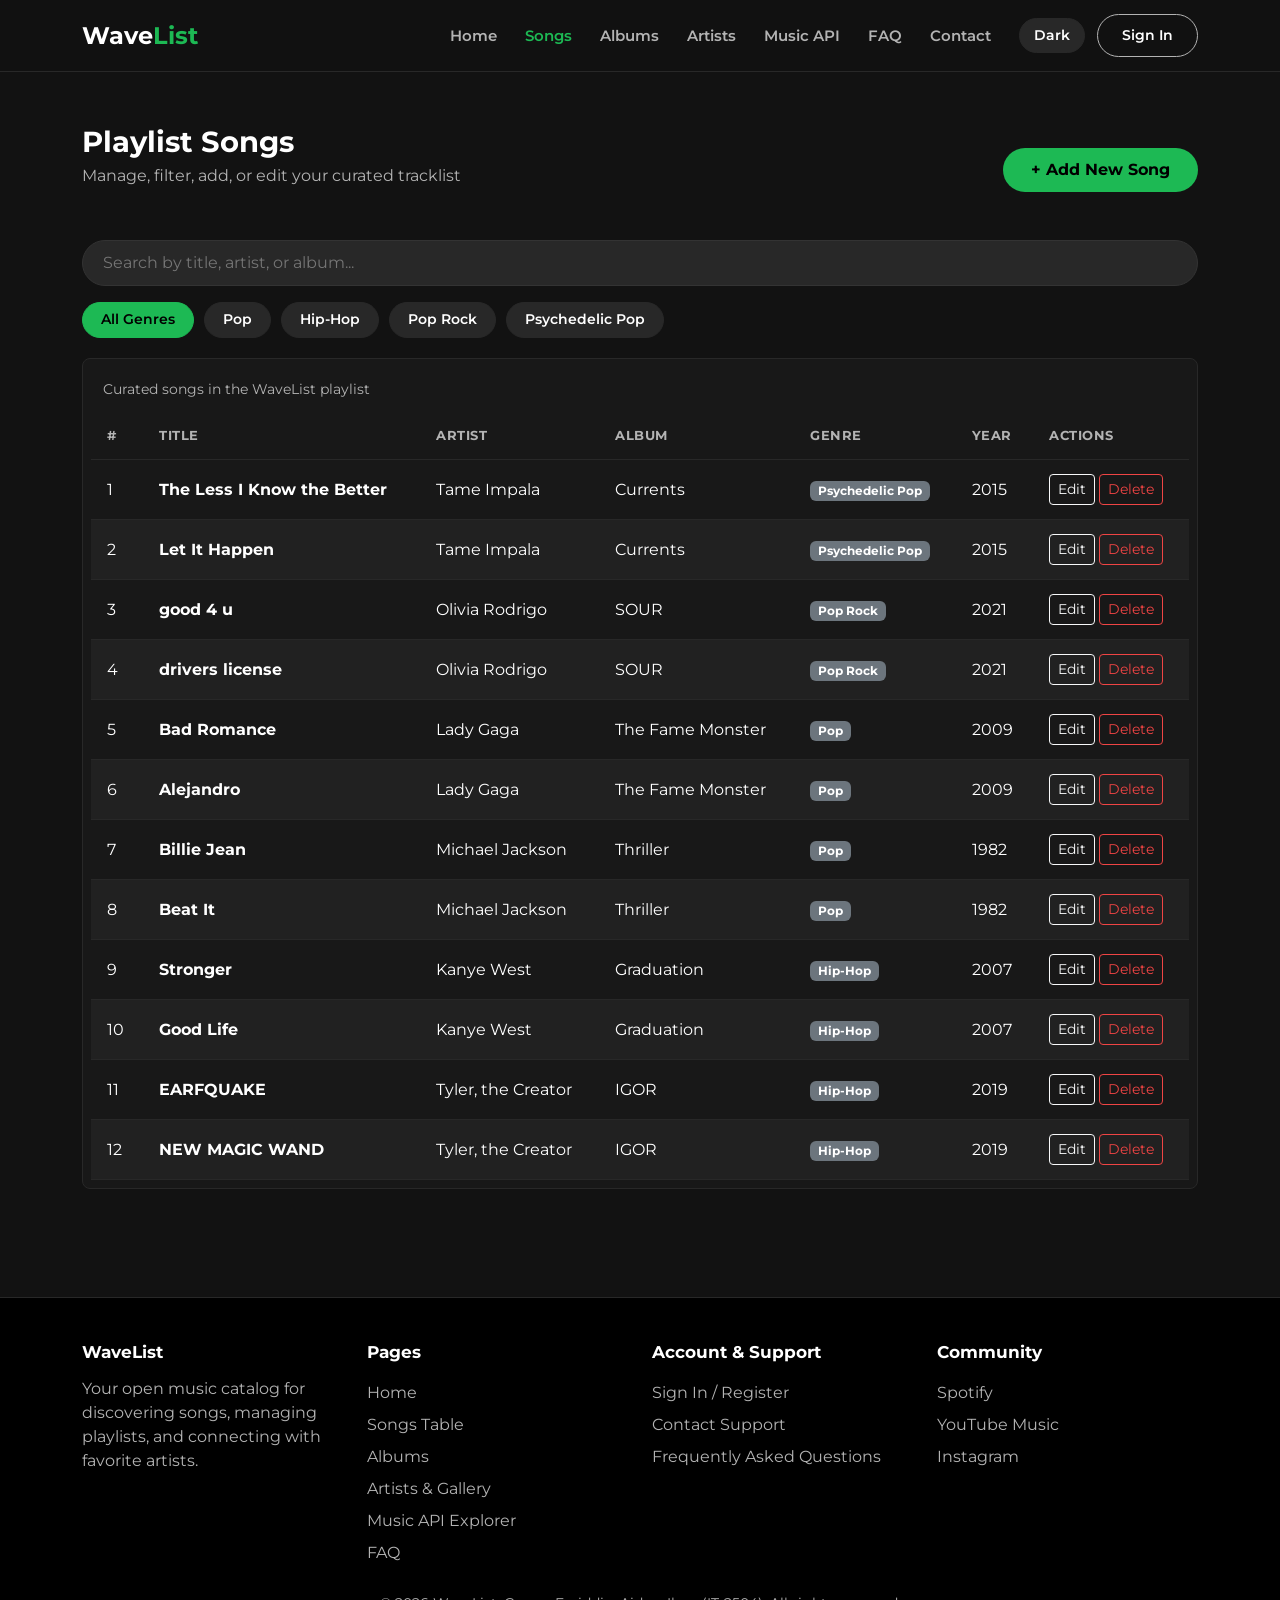
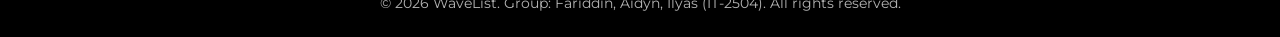
<file: songs.html>
<!DOCTYPE html>
<html lang="en">
<head>
  <meta charset="UTF-8">
  <meta name="viewport" content="width=device-width, initial-scale=1">
  <title>Songs Playlist | WaveList</title>
  <script>try{var t=localStorage.getItem("wavelist_theme")||"dark";document.documentElement.setAttribute("data-theme",t);document.documentElement.setAttribute("data-bs-theme",t)}catch(e){document.documentElement.setAttribute("data-theme","dark");document.documentElement.setAttribute("data-bs-theme","dark")}</script>
  <link href="https://cdn.jsdelivr.net/npm/bootstrap@5.3.3/dist/css/bootstrap.min.css" rel="stylesheet">
  <link rel="preconnect" href="https://fonts.googleapis.com">
  <link href="https://fonts.googleapis.com/css2?family=Montserrat:wght@400;600;700&display=swap" rel="stylesheet">
  <link rel="stylesheet" href="css/style.css">
</head>
<body>
  <!-- Header -->
  <header class="site-header">
    <div class="container header-inner">
      <a class="logo" href="index.html">Wave<span>List</span></a>
      <div class="nav-wrap">
        <nav aria-label="Main Navigation">
          <ul class="nav-list">
            <li><a href="index.html">Home</a></li>
            <li><a href="songs.html" class="active">Songs</a></li>
            <li><a href="albums.html">Albums</a></li>
            <li><a href="artists.html">Artists</a></li>
            <li><a href="api.html">Music API</a></li>
            <li><a href="faq.html">FAQ</a></li>
            <li><a href="contact.html">Contact</a></li>
          </ul>
        </nav>
        <div class="nav-actions">
          <button type="button" class="theme-toggle-btn" id="themeToggle" title="Toggle theme">
            Dark
          </button>
          <div class="auth-nav-container" id="authContainer">
            <a href="signin.html" class="btn btn-sm btn-music-outline">Sign In</a>
          </div>
        </div>
      </div>
    </div>
  </header>

  <main class="container py-5">
    <div class="d-flex flex-wrap justify-content-between align-items-center mb-4">
      <div>
        <h1 class="section-title mb-1">Playlist Songs</h1>
        <p class="section-subtitle">Manage, filter, add, or edit your curated tracklist</p>
      </div>
      <button type="button" class="btn btn-music" id="addBtn">+ Add New Song</button>
    </div>

    <!-- Search Toolbar -->
    <div class="toolbar">
      <input type="text" id="searchInput" class="search-input" placeholder="Search by title, artist, or album..." aria-label="Search songs">
    </div>

    <!-- Filter Buttons -->
    <div class="filter-row" id="filterRow">
      <button type="button" class="filter-btn active" data-genre="all">All Genres</button>
      <button type="button" class="filter-btn" data-genre="Pop">Pop</button>
      <button type="button" class="filter-btn" data-genre="Hip-Hop">Hip-Hop</button>
      <button type="button" class="filter-btn" data-genre="Pop Rock">Pop Rock</button>
      <button type="button" class="filter-btn" data-genre="Psychedelic Pop">Psychedelic Pop</button>
    </div>

    <p class="no-results" id="noResults">No songs match your current filter or query.</p>

    <!-- Songs Table -->
    <div class="table-wrap">
      <table class="song-table" id="songTable">
        <caption>Curated songs in the WaveList playlist</caption>
        <thead>
          <tr>
            <th>#</th>
            <th>Title</th>
            <th>Artist</th>
            <th>Album</th>
            <th>Genre</th>
            <th>Year</th>
            <th>Actions</th>
          </tr>
        </thead>
        <tbody id="songBody"></tbody>
      </table>
    </div>
  </main>

  <!-- Add / Edit Song Modal -->
  <div class="modal fade" id="songModal" tabindex="-1" aria-labelledby="modalTitle" aria-hidden="true">
    <div class="modal-dialog modal-dialog-centered">
      <form class="modal-content" id="songForm" novalidate>
        <div class="modal-header">
          <h5 class="modal-title" id="modalTitle">Add Song</h5>
          <button type="button" class="btn-close" data-bs-dismiss="modal" aria-label="Close"></button>
        </div>
        <div class="modal-body">
          <input type="hidden" id="songId">
          <div class="mb-3">
            <label for="songTitle" class="form-label">Song Title</label>
            <input type="text" class="form-control" id="songTitle" placeholder="e.g. Blinding Lights" required>
            <div class="invalid-feedback">Please enter the song title</div>
          </div>
          <div class="mb-3">
            <label for="songArtist" class="form-label">Artist Name</label>
            <input type="text" class="form-control" id="songArtist" placeholder="e.g. The Weeknd" required>
            <div class="invalid-feedback">Please enter the artist name</div>
          </div>
          <div class="mb-3">
            <label for="songAlbum" class="form-label">Album Title</label>
            <input type="text" class="form-control" id="songAlbum" placeholder="e.g. After Hours" required>
            <div class="invalid-feedback">Please enter the album name</div>
          </div>
          <div class="mb-3">
            <label for="songGenre" class="form-label">Genre</label>
            <select class="form-select" id="songGenre">
              <option>Pop</option>
              <option>Hip-Hop</option>
              <option>Pop Rock</option>
              <option>Psychedelic Pop</option>
            </select>
          </div>
          <div class="mb-3">
            <label for="songYear" class="form-label">Release Year</label>
            <input type="number" class="form-control" id="songYear" placeholder="e.g. 2020" min="1900" max="2027" required>
            <div class="invalid-feedback">Enter a valid release year (1900 - present)</div>
          </div>
        </div>
        <div class="modal-footer">
          <button type="button" class="btn btn-outline-secondary rounded-pill px-4" data-bs-dismiss="modal">Cancel</button>
          <button type="submit" class="btn btn-music">Save Song</button>
        </div>
      </form>
    </div>
  </div>

  <!-- Footer -->
  <footer class="site-footer">
    <div class="container">
      <div class="footer-grid">
        <div>
          <h3>WaveList</h3>
          <p>Your open music catalog for discovering songs, managing playlists, and connecting with favorite artists.</p>
        </div>
        <div>
          <h3>Pages</h3>
          <ul>
            <li><a href="index.html">Home</a></li>
            <li><a href="songs.html">Songs Table</a></li>
            <li><a href="albums.html">Albums</a></li>
            <li><a href="artists.html">Artists & Gallery</a></li>
            <li><a href="api.html">Music API Explorer</a></li>
            <li><a href="faq.html">FAQ</a></li>
          </ul>
        </div>
        <div>
          <h3>Account & Support</h3>
          <ul>
            <li><a href="signin.html">Sign In / Register</a></li>
            <li><a href="contact.html">Contact Support</a></li>
            <li><a href="faq.html">Frequently Asked Questions</a></li>
          </ul>
        </div>
        <div>
          <h3>Community</h3>
          <ul>
            <li><a href="https://open.spotify.com" target="_blank" rel="noopener">Spotify</a></li>
            <li><a href="https://www.youtube.com" target="_blank" rel="noopener">YouTube Music</a></li>
            <li><a href="https://www.instagram.com" target="_blank" rel="noopener">Instagram</a></li>
          </ul>
        </div>
      </div>

      <p class="copy">&copy; 2026 WaveList. Group: Fariddin, Aidyn, Ilyas (IT-2504). All rights reserved.</p>
    </div>
  </footer>

  <script src="https://code.jquery.com/jquery-3.7.1.min.js"></script>
  <script src="https://cdn.jsdelivr.net/npm/bootstrap@5.3.3/dist/js/bootstrap.bundle.min.js"></script>
  <script src="js/script.js"></script>
</body>
</html>
</file>
<file: css/style.css>
:root {
  --bg: #121212;
  --card: #181818;
  --card-border: #282828;
  --hover: #282828;
  --green: #1db954;
  --green-hover: #1ed760;
  --text: #ffffff;
  --muted: #b3b3b3;
  --header-bg: rgba(18, 18, 18, 0.95);
  --footer-bg: #000000;
  --radius: 8px;
  --title-size: 3rem;
  --input-bg: #282828;
  --input-border: #333333;
  --table-stripe: rgba(255, 255, 255, 0.04);
  --shadow: rgba(0, 0, 0, 0.4);
}

[data-theme="light"] {
  --bg: #f8f9fa;
  --card: #ffffff;
  --card-border: #e2e8f0;
  --hover: #f1f5f9;
  --green: #10b981;
  --green-hover: #059669;
  --text: #0f172a;
  --muted: #64748b;
  --header-bg: rgba(255, 255, 255, 0.96);
  --footer-bg: #0f172a;
  --radius: 8px;
  --title-size: 3rem;
  --input-bg: #ffffff;
  --input-border: #cbd5e1;
  --table-stripe: rgba(0, 0, 0, 0.03);
  --shadow: rgba(0, 0, 0, 0.08);
}

html {
  scroll-behavior: smooth;
  scroll-padding-top: 80px;
}

body {
  font-family: "Montserrat", sans-serif;
  background-color: var(--bg);
  color: var(--text);
  padding-top: 76px;
  min-height: 100vh;
  display: flex;
  flex-direction: column;
  transition: background-color 0.25s ease, color 0.25s ease;
}

main {
  flex: 1 0 auto;
}

a {
  color: var(--green);
  text-decoration: none;
  transition: color 0.2s ease;
}

a:hover,
a:focus {
  color: var(--green-hover);
}

/* Site Header & Navigation */
.site-header {
  position: fixed;
  top: 0;
  left: 0;
  width: 100%;
  z-index: 1030;
  background-color: var(--header-bg);
  backdrop-filter: blur(8px);
  border-bottom: 1px solid var(--card-border);
  transition: background-color 0.25s ease, border-color 0.25s ease;
}

.header-inner {
  display: flex;
  justify-content: space-between;
  align-items: center;
  padding-top: 14px;
  padding-bottom: 14px;
  gap: 16px;
}

.logo {
  font-size: 1.5rem;
  font-weight: 700;
  color: var(--text);
  white-space: nowrap;
}

.logo span,
.hero h1 span,
.brand-highlight {
  color: var(--green);
}

.nav-wrap {
  display: flex;
  align-items: center;
  gap: 24px;
}

.nav-list {
  display: flex;
  gap: 20px;
  list-style: none;
  margin: 0;
  padding: 0;
  align-items: center;
}

.nav-list a {
  color: var(--muted);
  font-weight: 600;
  font-size: 0.95rem;
  padding: 6px 4px;
  transition: color 0.2s ease;
}

.nav-list a:hover,
.nav-list a:focus,
.nav-list a.active {
  color: var(--green);
}

.nav-actions {
  display: flex;
  align-items: center;
  gap: 12px;
}

/* Theme Toggle Button */
.theme-toggle-btn {
  background: var(--hover);
  color: var(--text);
  border: 1px solid var(--card-border);
  border-radius: 500px;
  padding: 6px 14px;
  font-size: 0.9rem;
  font-weight: 600;
  cursor: pointer;
  display: inline-flex;
  align-items: center;
  gap: 6px;
  transition: all 0.2s ease;
}

.theme-toggle-btn:hover {
  background-color: var(--green);
  color: #000000;
  border-color: var(--green);
}

/* Auth Nav State */
.auth-nav-container {
  display: flex;
  align-items: center;
  gap: 10px;
}

.auth-user-badge {
  display: inline-flex;
  align-items: center;
  gap: 6px;
  background: var(--hover);
  color: var(--text);
  border: 1px solid var(--card-border);
  padding: 4px 12px;
  border-radius: 500px;
  font-size: 0.85rem;
  font-weight: 600;
}

.auth-user-badge .user-icon {
  color: var(--green);
}

.btn-signout {
  background: transparent;
  border: 1px solid var(--card-border);
  color: var(--muted);
  border-radius: 500px;
  padding: 4px 10px;
  font-size: 0.8rem;
  font-weight: 600;
  cursor: pointer;
  transition: all 0.2s;
}

.btn-signout:hover {
  border-color: #ef4444;
  color: #ef4444;
  background-color: rgba(239, 68, 68, 0.1);
}

/* Hero Section */
.hero {
  background: linear-gradient(180deg, #1b5e38 0%, var(--bg) 100%);
  padding: 90px 0 60px;
}

[data-theme="light"] .hero {
  background: linear-gradient(180deg, #d1fae5 0%, var(--bg) 100%);
}

.hero h1 {
  font-size: var(--title-size);
  font-weight: 700;
}

.hero p {
  max-width: 540px;
  margin: 12px 0 28px;
  color: var(--muted);
  font-size: 1.1rem;
}

/* Buttons */
.btn-music {
  background-color: var(--green);
  color: #000000 !important;
  font-weight: 700;
  border: none;
  border-radius: 500px;
  padding: 10px 28px;
  transition: transform 0.2s ease, background-color 0.2s ease, box-shadow 0.2s ease;
  display: inline-flex;
  align-items: center;
  justify-content: center;
  gap: 6px;
}

.btn-music:hover,
.btn-music:focus {
  background-color: var(--green-hover);
  color: #000000 !important;
  transform: scale(1.03);
  box-shadow: 0 4px 14px rgba(29, 185, 84, 0.4);
}

.btn-music-outline {
  background-color: transparent;
  color: var(--text) !important;
  font-weight: 600;
  border: 1px solid var(--muted);
  border-radius: 500px;
  padding: 10px 24px;
  transition: all 0.2s;
}

.btn-music-outline:hover {
  border-color: var(--green);
  color: var(--green) !important;
}

.section-title {
  font-size: 1.8rem;
  font-weight: 700;
  margin-bottom: 24px;
}

.section-title.mb-1 + .section-subtitle {
  margin-top: 0;
}

.section-subtitle {
  color: var(--muted);
  margin-top: -16px;
  margin-bottom: 28px;
  font-size: 1rem;
}

/* Card Boxes */
.card-box {
  background-color: var(--card);
  border: 1px solid var(--card-border);
  padding: 16px;
  border-radius: var(--radius);
  height: 100%;
  transition: background-color 0.2s ease, transform 0.2s ease, box-shadow 0.2s ease;
  box-shadow: 0 4px 12px var(--shadow);
}

.card-box:hover {
  background-color: var(--hover);
  transform: translateY(-4px);
}

.cover {
  position: relative;
  margin-bottom: 14px;
}

.cover img {
  width: 100%;
  aspect-ratio: 1 / 1;
  object-fit: cover;
  border-radius: var(--radius);
  display: block;
}

.artist-card {
  text-align: center;
}

.artist-card .cover img {
  border-radius: 50%;
}

.play {
  position: absolute;
  right: 10px;
  bottom: 10px;
  width: 44px;
  height: 44px;
  display: flex;
  justify-content: center;
  align-items: center;
  background-color: var(--green);
  color: #000000;
  border-radius: 50%;
  opacity: 0;
  transform: translateY(8px);
  transition: all 0.2s ease;
  box-shadow: 0 4px 8px rgba(0, 0, 0, 0.3);
}

.card-box:hover .play {
  opacity: 1;
  transform: translateY(0);
}

.card-box h3 {
  font-size: 1.05rem;
  font-weight: 700;
  margin: 0 0 4px;
  color: var(--text);
}

.card-box p {
  color: var(--muted);
  font-size: 0.88rem;
  margin: 0;
}

/* Grids */
.album-grid {
  display: grid;
  grid-template-columns: repeat(6, 1fr);
  gap: 20px;
}

/* Toolbar & Filters */
.toolbar {
  display: flex;
  gap: 12px;
  margin-bottom: 16px;
}

.search-input {
  flex: 1;
  background-color: var(--input-bg);
  color: var(--text);
  border: 1px solid var(--input-border);
  border-radius: 500px;
  padding: 10px 20px;
  font-family: inherit;
  transition: border-color 0.2s;
}

.search-input:focus {
  outline: none;
  border-color: var(--green);
}

.filter-row,
.filter-buttons {
  display: flex;
  flex-wrap: wrap;
  gap: 10px;
  margin-bottom: 20px;
}

.filter-btn,
.btn-filter {
  background-color: var(--hover);
  color: var(--text);
  border: 1px solid var(--card-border);
  border-radius: 500px;
  padding: 6px 18px;
  font-weight: 600;
  font-size: 0.9rem;
  cursor: pointer;
  transition: all 0.2s ease;
}

.filter-btn:hover,
.btn-filter:hover {
  background-color: var(--card-border);
}

.filter-btn.active,
.btn-filter.active {
  background-color: var(--green);
  color: #000000;
  border-color: var(--green);
}

/* Tables */
.table-wrap {
  overflow-x: auto;
  background-color: var(--card);
  border: 1px solid var(--card-border);
  border-radius: var(--radius);
  padding: 8px;
}

.song-table {
  width: 100%;
  border-collapse: collapse;
}

.song-table caption {
  color: var(--muted);
  padding: 12px;
  caption-side: top;
  font-size: 0.9rem;
}

.song-table th {
  color: var(--muted);
  font-size: 0.8rem;
  text-transform: uppercase;
  letter-spacing: 0.5px;
  border-bottom: 1px solid var(--card-border);
  padding: 14px 16px;
}

.song-table td {
  padding: 14px 16px;
  text-align: left;
  border-bottom: 1px solid var(--card-border);
  color: var(--text);
}

.song-table tbody tr:nth-child(even) {
  background-color: var(--table-stripe);
}

.song-table tbody tr:hover {
  background-color: var(--hover);
}

.actions {
  white-space: nowrap;
}

.no-results {
  display: none;
  color: var(--muted);
  padding: 24px;
  text-align: center;
  font-size: 1.1rem;
}

/* FAQ Accordion */
.faq-container {
  max-width: 860px;
  margin: 0 auto;
}

.faq-item {
  background-color: var(--card);
  border: 1px solid var(--card-border);
  border-radius: var(--radius);
  margin-bottom: 16px;
  overflow: hidden;
  box-shadow: 0 2px 8px var(--shadow);
  transition: border-color 0.2s;
}

.faq-item:hover {
  border-color: var(--green);
}

.faq-question {
  display: flex;
  justify-content: space-between;
  align-items: center;
  width: 100%;
  padding: 20px 24px;
  font-size: 1.1rem;
  font-weight: 600;
  cursor: pointer;
  background: none;
  border: none;
  color: var(--text);
  text-align: left;
  transition: background-color 0.2s ease, color 0.2s ease;
}

.faq-question:hover {
  background-color: var(--hover);
}

.faq-icon {
  font-size: 1.4rem;
  font-weight: 700;
  color: var(--green);
  line-height: 1;
  min-width: 24px;
  text-align: center;
}

.faq-answer {
  display: none;
  padding: 0 24px 22px;
  color: var(--muted);
  line-height: 1.7;
  font-size: 1rem;
}

.faq-answer p:last-child {
  margin-bottom: 0;
}

/* API Search & Explorer */
.api-controls-card {
  background: var(--card);
  border: 1px solid var(--card-border);
  border-radius: var(--radius);
  padding: 24px;
  margin-bottom: 30px;
  box-shadow: 0 4px 14px var(--shadow);
}

.api-grid {
  display: grid;
  grid-template-columns: repeat(auto-fill, minmax(260px, 1fr));
  gap: 20px;
}

.api-card {
  background-color: var(--card);
  border: 1px solid var(--card-border);
  border-radius: var(--radius);
  padding: 16px;
  display: flex;
  flex-direction: column;
  transition: transform 0.2s ease, box-shadow 0.2s ease;
  box-shadow: 0 4px 12px var(--shadow);
}

.api-card:hover {
  transform: translateY(-4px);
  border-color: var(--green);
}

.api-card img {
  width: 100%;
  aspect-ratio: 1/1;
  object-fit: cover;
  border-radius: 6px;
  margin-bottom: 12px;
}

.api-track-name {
  font-size: 1rem;
  font-weight: 700;
  color: var(--text);
  margin-bottom: 4px;
  white-space: nowrap;
  overflow: hidden;
  text-overflow: ellipsis;
}

.api-artist-name {
  color: var(--muted);
  font-size: 0.9rem;
  margin-bottom: 4px;
  white-space: nowrap;
  overflow: hidden;
  text-overflow: ellipsis;
}

.api-collection-name {
  color: var(--muted);
  font-size: 0.8rem;
  margin-bottom: 8px;
  white-space: nowrap;
  overflow: hidden;
  text-overflow: ellipsis;
}

.api-badge {
  display: inline-block;
  background-color: var(--hover);
  color: var(--green);
  border-radius: 4px;
  font-size: 0.75rem;
  font-weight: 600;
  padding: 2px 8px;
  margin-bottom: 12px;
  align-self: flex-start;
}

.api-audio {
  width: 100%;
  height: 38px;
  margin-top: auto;
  border-radius: 4px;
}

.api-loading {
  text-align: center;
  padding: 40px;
  color: var(--muted);
  font-size: 1.1rem;
}

.api-spinner {
  display: inline-block;
  width: 32px;
  height: 32px;
  border: 3px solid var(--card-border);
  border-top-color: var(--green);
  border-radius: 50%;
  animation: spin 0.8s linear infinite;
  margin-bottom: 12px;
}

@keyframes spin {
  to { transform: rotate(360deg); }
}

/* Forms (Sign in, Register, Contact) */
.form-card {
  max-width: 540px;
  margin: 0 auto;
  background-color: var(--card);
  border: 1px solid var(--card-border);
  padding: 32px;
  border-radius: var(--radius);
  box-shadow: 0 4px 16px var(--shadow);
}

.form-tabs {
  display: flex;
  gap: 8px;
  margin-bottom: 24px;
  border-bottom: 1px solid var(--card-border);
  padding-bottom: 12px;
}

.form-tab-btn {
  background: none;
  border: none;
  color: var(--muted);
  font-weight: 600;
  font-size: 1.1rem;
  padding: 8px 16px;
  cursor: pointer;
  border-radius: 6px;
  transition: all 0.2s;
}

.form-tab-btn.active {
  color: var(--green);
  background: var(--hover);
}

.form-label {
  color: var(--text);
  font-weight: 600;
  font-size: 0.9rem;
}

.form-control,
.form-select {
  background-color: var(--input-bg) !important;
  color: var(--text) !important;
  border: 1px solid var(--input-border) !important;
  border-radius: 6px;
  padding: 10px 14px;
}

.form-control:focus,
.form-select:focus {
  border-color: var(--green) !important;
  box-shadow: 0 0 0 0.2rem rgba(29, 185, 84, 0.25) !important;
}

.contact-wrap {
  display: flex;
  gap: 40px;
}

.contact-info {
  flex: 1;
  color: var(--muted);
}

.contact-info ul {
  list-style: none;
  padding: 0;
  line-height: 2.2;
}

.contact-form {
  flex: 2;
  background-color: var(--card);
  border: 1px solid var(--card-border);
  padding: 28px;
  border-radius: var(--radius);
  box-shadow: 0 4px 14px var(--shadow);
}

/* Lightbox Gallery */
.gallery-item {
  display: block;
  overflow: hidden;
  border-radius: var(--radius);
  box-shadow: 0 4px 12px var(--shadow);
}

.gallery-item img {
  width: 100%;
  aspect-ratio: 1 / 1;
  object-fit: cover;
  display: block;
  border-radius: var(--radius);
  transition: transform 0.3s ease, opacity 0.3s ease;
}

.gallery-item:hover img,
.gallery-item:focus img {
  transform: scale(1.05);
  opacity: 0.88;
}

.lightbox {
  display: none;
  position: fixed;
  top: 0;
  left: 0;
  width: 100%;
  height: 100%;
  background-color: rgba(0, 0, 0, 0.94);
  z-index: 2000;
}

.lb-figure {
  position: absolute;
  top: 50%;
  left: 50%;
  transform: translate(-50%, -50%);
  margin: 0;
  text-align: center;
}

.lb-figure img {
  display: block;
  margin: 0 auto;
  max-width: 82vw;
  max-height: 75vh;
  border-radius: var(--radius);
  box-shadow: 0 8px 30px rgba(0, 0, 0, 0.6);
}

.lb-figure figcaption {
  margin-top: 14px;
  color: #e2e8f0;
  font-size: 1.1rem;
}

.lb-close,
.lb-arrow {
  position: absolute;
  background: none;
  border: none;
  color: #ffffff;
  cursor: pointer;
}

.lb-close {
  top: 16px;
  right: 28px;
  font-size: 2.6rem;
  line-height: 1;
}

.lb-arrow {
  top: 50%;
  transform: translateY(-50%);
  font-size: 2.4rem;
  padding: 12px 18px;
}

.lb-prev { left: 12px; }
.lb-next { right: 12px; }

.lb-close:hover,
.lb-arrow:hover {
  color: var(--green);
}

/* Modals */
.modal-content {
  background-color: var(--card);
  color: var(--text);
  border: 1px solid var(--card-border);
}

.modal-header,
.modal-footer {
  border-color: var(--card-border);
}

/* Footer */
.site-footer {
  background-color: var(--footer-bg);
  border-top: 1px solid var(--card-border);
  margin-top: 60px;
  padding: 44px 0 24px;
  color: var(--muted);
}

.footer-grid {
  display: grid;
  grid-template-columns: repeat(4, 1fr);
  gap: 24px;
}

.footer-grid h3 {
  font-size: 1.05rem;
  font-weight: 700;
  color: var(--text);
  margin-bottom: 14px;
}

.footer-grid ul {
  list-style: none;
  padding: 0;
  margin: 0;
  line-height: 2;
}

.footer-grid ul a {
  color: var(--muted);
}

.footer-grid ul a:hover {
  color: var(--green);
}

.ai-notice {
  background: var(--hover);
  border-left: 3px solid var(--green);
  padding: 10px 16px;
  border-radius: 4px;
  font-size: 0.85rem;
  margin-top: 30px;
  color: var(--muted);
}

.ai-notice strong {
  color: var(--text);
}

.copy {
  text-align: center;
  color: var(--muted);
  font-size: 0.85rem;
  margin: 24px 0 0;
}

/* Responsive Styles */
@media (max-width: 992px) {
  :root {
    --title-size: 2.4rem;
  }

  .album-grid {
    grid-template-columns: repeat(3, 1fr);
  }

  .footer-grid {
    grid-template-columns: repeat(2, 1fr);
  }

  .contact-wrap {
    flex-direction: column;
  }
}

@media (max-width: 768px) {
  body {
    padding-top: 130px;
  }

  .header-inner {
    flex-direction: column;
    gap: 12px;
  }

  .nav-wrap {
    flex-direction: column;
    gap: 12px;
    width: 100%;
  }

  .nav-list {
    flex-wrap: wrap;
    justify-content: center;
    gap: 8px 16px;
  }

  .nav-actions {
    justify-content: center;
  }
}

@media (max-width: 576px) {
  :root {
    --title-size: 1.8rem;
  }

  .album-grid {
    grid-template-columns: repeat(2, 1fr);
    gap: 14px;
  }

  .footer-grid {
    grid-template-columns: 1fr;
  }

  .toolbar {
    flex-direction: column;
  }

  .form-card {
    padding: 20px;
  }

  .contact-form {
    padding: 18px;
  }

  .song-table th,
  .song-table td {
    padding: 8px 10px;
    font-size: 0.85rem;
  }
}


/* ---- Fixes: contrast in light theme, API status, focus states ---- */
[data-theme="light"] .btn-outline-light {
  color: var(--text);
  border-color: var(--input-border);
  background: transparent;
}
[data-theme="light"] .btn-outline-light:hover,
[data-theme="light"] .btn-outline-light:focus-visible {
  color: #fff;
  background: var(--text);
  border-color: var(--text);
}
.btn-outline-danger { color: #ef4444; border-color: #ef4444; }
.btn-outline-danger:hover { background: #ef4444; border-color: #ef4444; color: #fff; }
[data-theme="light"] .btn-outline-danger { color: #dc2626; border-color: #dc2626; }
[data-theme="light"] .btn-outline-danger:hover { background: #dc2626; color: #fff; }
[data-theme="light"] .badge.bg-secondary { background-color: #475569 !important; color: #fff; }
#apiStatus { transition: background-color .25s ease; }
#apiStatus.status-error { background-color: #dc2626 !important; }
#apiStatus.status-loading { background-color: #d97706 !important; }
:focus-visible { outline: 2px solid var(--green); outline-offset: 2px; }
button, .btn, .faq-question, .btn-filter, .filter-btn { cursor: pointer; }

/* Bootstrap's .text-muted ignores our theme -> force theme-aware colours */
.text-muted, small.text-muted, .form-text { color: var(--muted) !important; }
.text-success { color: var(--green) !important; }
[data-theme="light"] .text-success { color: #047857 !important; }
.api-controls-card .small.fw-bold { color: var(--text) !important; opacity: .85; }
[data-theme="dark"] .form-control, [data-theme="dark"] .form-select { color: var(--text); }
[data-theme="dark"] .form-control::placeholder { color: #9a9a9a; }
[data-theme="light"] .form-control::placeholder { color: #64748b; }
.contact-info h1, .contact-info h2, .contact-info h3, .contact-info h4, .contact-info h5 { color: var(--text) !important; font-weight: 700; }

/* Guarantee no overlap between a page title and its subtitle */
.section-title { line-height: 1.25; }
.section-title.mb-1 + .section-subtitle { margin-top: 0 !important; }

/* Play button: CSS triangle instead of a glyph */
.play::before {
  content: "";
  display: block;
  margin-left: 4px;
  border-style: solid;
  border-width: 8px 0 8px 13px;
  border-color: transparent transparent transparent #000;
}
.wave-art { color: var(--green); opacity: .85; max-width: 100%; height: auto; }
</file>
